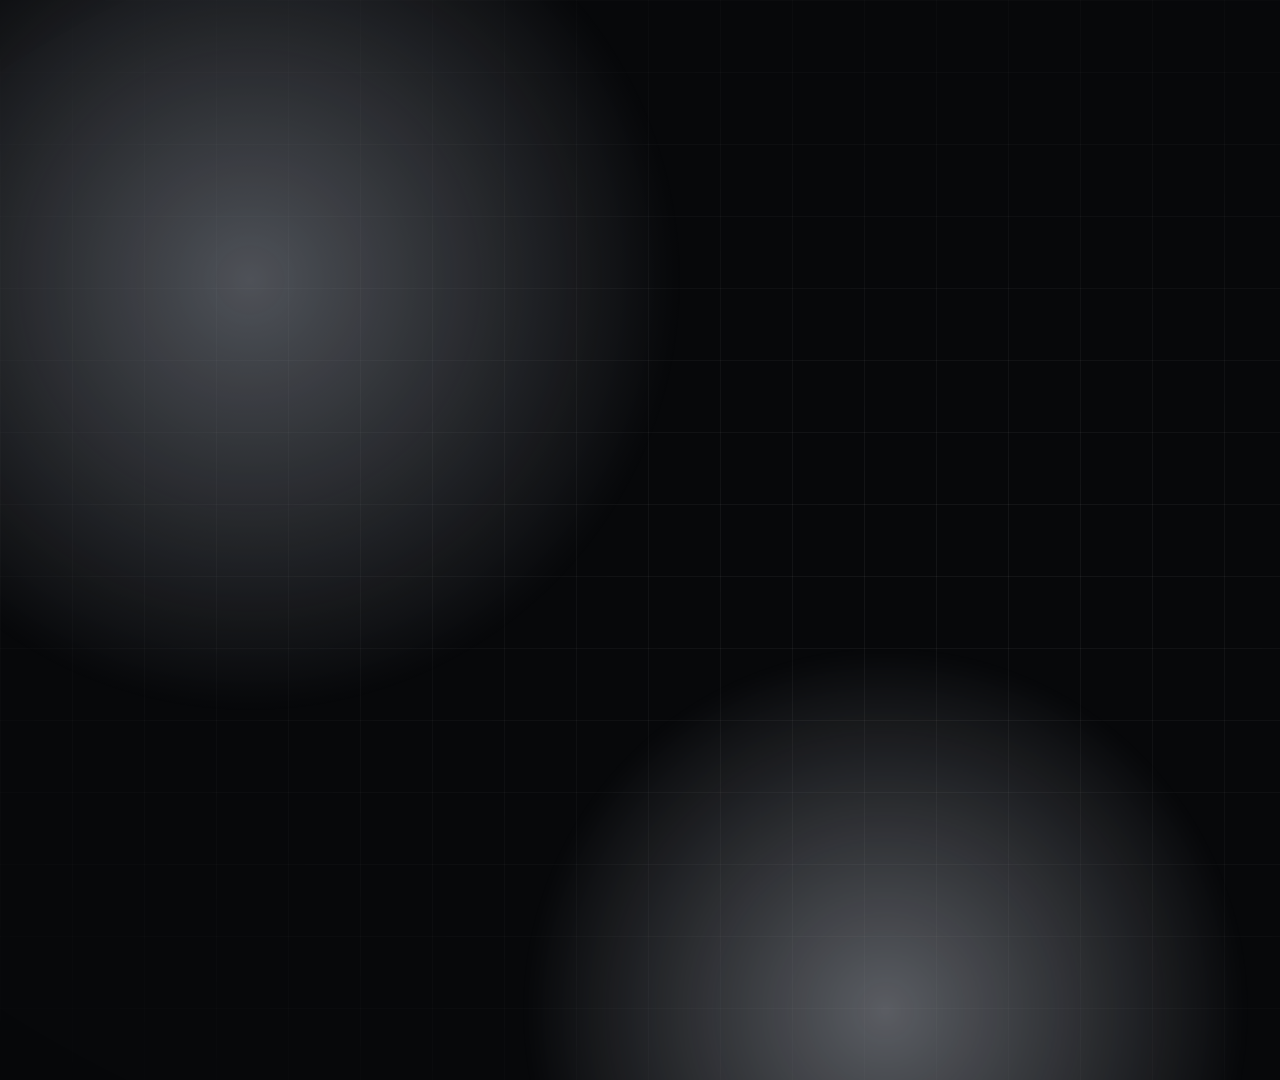
<file: video/scenes.html>
<!doctype html>
<html><head><meta charset="utf-8"><title>Aqua Code explainer</title>
<style>
:root{--tx:#f2f3f5;--mut:#9ea3ad;--dim:#6b7078;--silver:#e8eaee;--teal:#8fb8b2;--violet:#a79fc2;--green:#6ee7a8;--red:#ff6b6b;--amber:#ffb454}
*{box-sizing:border-box;margin:0;padding:0}
html,body{background:#000;overflow:hidden}
#stage{position:relative;width:1920px;height:1080px;overflow:hidden;background:#07080a;color:var(--tx);font-family:"Segoe UI Variable Display","Segoe UI",system-ui,sans-serif;-webkit-font-smoothing:antialiased}
#bg,#scenes{position:absolute;inset:0}
.blob{position:absolute;border-radius:50%;opacity:.55;will-change:transform}
#water{position:absolute;inset:0;width:1920px;height:1080px;opacity:0}
.scene{position:absolute;inset:0;opacity:0;transform-origin:50% 50%}
.abs{position:absolute}
.g{position:absolute;background:linear-gradient(145deg,rgba(255,255,255,.11),rgba(255,255,255,.025));border:1.5px solid rgba(255,255,255,.15);border-radius:38px;
  box-shadow:inset 2px 2px 0 rgba(255,255,255,.34),inset -1px -1px 0 rgba(255,255,255,.08),inset 0 0 40px rgba(255,255,255,.03),0 44px 100px -24px rgba(0,0,0,.75);
  backdrop-filter:blur(28px) saturate(170%)}
.g::before{content:"";position:absolute;inset:0;border-radius:inherit;pointer-events:none;background:radial-gradient(500px circle at 15% -5%,rgba(255,255,255,.22),transparent 60%)}
.ic{display:inline-flex;align-items:center;justify-content:center}.ic svg{width:1em;height:1em;fill:none;stroke:currentColor;stroke-width:1.8;stroke-linecap:round;stroke-linejoin:round}
.h1{position:absolute;font-weight:700;letter-spacing:-2px;line-height:1.02;font-size:104px}
.h1 em{font-style:normal;color:var(--silver);background:linear-gradient(120deg,#fff,#aeb4be);-webkit-background-clip:text;background-clip:text;color:transparent}
.sub{position:absolute;font-size:44px;color:var(--mut);letter-spacing:-.3px}
.chip{display:inline-flex;align-items:center;gap:12px;padding:8px 22px;border-radius:999px;font-weight:650;font-size:30px;border:2px solid currentColor;background:rgba(255,255,255,.06)}
.chip i{width:14px;height:14px;border-radius:50%;background:currentColor;box-shadow:0 0 16px currentColor}
.mono{font-family:Consolas,"Cascadia Mono",monospace}
.pill{display:inline-flex;align-items:center;gap:14px;padding:16px 32px;border-radius:999px;font-size:38px;font-weight:600;background:linear-gradient(145deg,rgba(255,255,255,.12),rgba(255,255,255,.03));border:1.5px solid rgba(255,255,255,.17);box-shadow:inset 1.5px 1.5px 0 rgba(255,255,255,.35),0 18px 40px -12px rgba(0,0,0,.6)}
.dot{width:16px;height:16px;border-radius:50%;background:var(--green);box-shadow:0 0 18px var(--green)}
.card{position:absolute;border-radius:30px;background:linear-gradient(145deg,rgba(255,255,255,.1),rgba(255,255,255,.025));border:1.5px solid rgba(255,255,255,.15);box-shadow:inset 1.5px 1.5px 0 rgba(255,255,255,.3),0 26px 60px -20px rgba(0,0,0,.7)}
.tool{display:flex;align-items:center;gap:22px;height:74px;padding:0 26px;border-radius:24px;background:rgba(255,255,255,.06);border:1.5px solid rgba(255,255,255,.12);font-size:30px}
.tool .ti{width:46px;height:46px;border-radius:14px;display:grid;place-items:center;background:rgba(255,255,255,.1);font-size:28px;color:var(--silver)}
.tool .tt{flex:1;font-family:Consolas,monospace;font-size:29px}
.tool .st{font-size:26px;color:var(--mut);display:flex;align-items:center;gap:10px;min-width:260px;justify-content:flex-end}
.spin{width:28px;height:28px;border-radius:50%;border:4px solid rgba(255,255,255,.18);border-top-color:#fff}
.bub{padding:22px 32px;border-radius:30px;font-size:34px;max-width:900px;line-height:1.35}
.ub{background:linear-gradient(150deg,rgba(207,211,218,.34),rgba(207,211,218,.12));border:1.5px solid rgba(207,211,218,.4);border-bottom-right-radius:10px}
.ab{background:linear-gradient(145deg,rgba(255,255,255,.1),rgba(255,255,255,.03));border:1.5px solid rgba(255,255,255,.14);border-bottom-left-radius:10px}
#cap{position:absolute;left:0;right:0;bottom:62px;display:flex;justify-content:center;pointer-events:none}
.capl{position:absolute;bottom:0;max-width:1560px;text-align:center;font-size:46px;line-height:1.28;font-weight:600;letter-spacing:-.3px;padding:18px 40px;border-radius:30px;background:rgba(6,7,9,.55);backdrop-filter:blur(14px);border:1px solid rgba(255,255,255,.1);opacity:0}
.capl span{opacity:.42;transition:none}
#vig{position:absolute;inset:0;pointer-events:none;background:radial-gradient(120% 120% at 50% 50%,transparent 55%,rgba(0,0,0,.55))}
.bar{position:absolute;height:16px;border-radius:99px;background:rgba(0,0,0,.4);overflow:hidden;box-shadow:inset 0 2px 6px rgba(0,0,0,.5)}.bar>i{display:block;height:100%;border-radius:inherit}
#chat .tool{height:62px;font-size:28px}#chat .bub{padding:16px 28px;font-size:32px}#chat .tool .ti{width:40px;height:40px}
</style></head>
<body>
<div id="stage">
  <div id="bg"></div>
  <canvas id="water" width="1280" height="720"></canvas>
  <div id="scenes"></div>
  <div id="cap"></div>
<svg width="0" height="0" style="position:absolute"><filter id="goo2"><feGaussianBlur in="SourceGraphic" stdDeviation="12" result="b"/><feColorMatrix in="b" type="matrix" values="1 0 0 0 0 0 1 0 0 0 0 0 1 0 0 0 0 0 24 -11"/></filter></svg>
  <div id="vig"></div>
</div>
<script>
/* fast mode (?fast=1): skips the costly background blur so rendering needs far less CPU */
if(location.search.includes('fast=1')){const st=document.createElement('style');st.textContent='*{backdrop-filter:none!important;-webkit-backdrop-filter:none!important}.g{background:linear-gradient(145deg,rgba(40,44,52,.82),rgba(18,20,24,.88))!important}';document.head.appendChild(st)}
/* ======================= tiny deterministic timeline engine ======================= */
const $=(s,r=document)=>r.querySelector(s);
function mk(tag,cls,html,parent){const e=document.createElement(tag);if(cls)e.className=cls;if(html!=null)e.innerHTML=html;if(parent)parent.appendChild(e);return e}
const clamp=(x,a=0,b=1)=>Math.min(b,Math.max(a,x));
const E={out:t=>1-Math.pow(1-t,3),inout:t=>t<.5?4*t*t*t:1-Math.pow(-2*t+2,3)/2,lin:t=>t,spring:t=>t>=1?1:1-Math.exp(-6.5*t)*Math.cos(11*t),quint:t=>1-Math.pow(1-t,5)};
const P=(t,a,d,ease=E.out)=>ease(clamp((t-a)/d));
const esc=s=>String(s).replace(/[&<>]/g,c=>({'&':'&amp;','<':'&lt;','>':'&gt;'}[c]));
function put(el,o){el.style.opacity=o.o===undefined?1:o.o;el.style.transform=`translate(${(o.x||0).toFixed(2)}px,${(o.y||0).toFixed(2)}px) scale(${o.sx===undefined?(o.s===undefined?1:o.s):o.sx},${o.sy===undefined?(o.s===undefined?1:o.s):o.sy}) rotate(${o.r||0}deg)`;if(o.b!==undefined)el.style.filter=o.b>.05?`blur(${o.b.toFixed(1)}px)`:'none'}
function appear(el,t,a,d=.6,opt={}){const y=opt.y===undefined?34:opt.y,s0=opt.s===undefined?.93:opt.s,x=opt.x||0,p=P(t,a,d,opt.ease||E.out);put(el,{o:clamp(p*1.6),x:(1-p)*x,y:(1-p)*y,s:s0+(1-s0)*p,b:(1-p)*(opt.blur===undefined?7:opt.blur)});return p}
const SVG={
key:'<svg viewBox="0 0 24 24"><circle cx="8" cy="15" r="4"/><path d="m10.8 12.2 9-9M16 7l3 3M14 9l2 2"/></svg>',
shield:'<svg viewBox="0 0 24 24"><path d="M12 3 4 6v6c0 4.5 3.4 8 8 9 4.6-1 8-4.5 8-9V6l-8-3Z"/><path d="m9 12 2.2 2.2L15.5 10"/></svg>',
check:'<svg viewBox="0 0 24 24"><path d="m5 12.5 4.5 4.5L19 7.5"/></svg>',
x:'<svg viewBox="0 0 24 24"><path d="M6 6l12 12M18 6 6 18"/></svg>',
file:'<svg viewBox="0 0 24 24"><path d="M14 3H7a2 2 0 0 0-2 2v14a2 2 0 0 0 2 2h10a2 2 0 0 0 2-2V8l-5-5Z"/><path d="M14 3v5h5"/></svg>',
term:'<svg viewBox="0 0 24 24"><path d="m4 17 6-6-6-6M12 19h8"/></svg>',
edit:'<svg viewBox="0 0 24 24"><path d="M12 20h9"/><path d="M16.5 3.5a2.1 2.1 0 0 1 3 3L7 19l-4 1 1-4 12.5-12.5Z"/></svg>',
bolt:'<svg viewBox="0 0 24 24"><path d="M13 2 4 14h7l-1 8 9-12h-7l1-8Z"/></svg>',
arrow:'<svg viewBox="0 0 24 24"><path d="M5 12h14M13 6l6 6-6 6"/></svg>',
browser:'<svg viewBox="0 0 24 24"><rect x="3" y="4" width="18" height="16" rx="3"/><path d="M3 9h18M7 6.5h.01M10 6.5h.01"/></svg>',
desktop:'<svg viewBox="0 0 24 24"><rect x="3" y="4" width="18" height="12" rx="2"/><path d="M8 20h8M12 16v4"/></svg>',
tablet:'<svg viewBox="0 0 24 24"><rect x="5" y="3" width="14" height="18" rx="2.5"/><path d="M11 18h2"/></svg>',
phone:'<svg viewBox="0 0 24 24"><rect x="7.5" y="2.5" width="9" height="19" rx="2.5"/><path d="M11 18.5h2"/></svg>',
refresh:'<svg viewBox="0 0 24 24"><path d="M20 11a8 8 0 0 0-14.9-3M4 4v4h4M4 13a8 8 0 0 0 14.9 3M20 20v-4h-4"/></svg>',
coin:'<svg viewBox="0 0 24 24"><circle cx="12" cy="12" r="9"/><path d="M14.8 9.2c-.5-.9-1.5-1.4-2.8-1.4-1.6 0-2.7.8-2.7 2 0 3 5.6 1.5 5.6 4.4 0 1.2-1.2 2-2.9 2-1.4 0-2.5-.6-3-1.6M12 6v1.8M12 16.2V18"/></svg>',
chev:'<svg viewBox="0 0 24 24"><path d="m9 6 6 6-6 6"/></svg>'};
const ic=(n,size)=>`<span class="ic" style="font-size:${size||40}px">${SVG[n]}</span>`;
const fmtM=x=>'$'+x.toFixed(2);

let T=null,SC=[],waterOK=false;

/* ======================= backdrop ======================= */
const BL=[['#8a8f99',900,-200,-260,.0],['#4b5563',820,1200,160,1.7],['#a0a4ad',760,500,720,3.1],['#374151',620,1500,640,4.4]];
const blobs=BL.map(b=>{const e=mk('div','blob','',$('#bg'));e.style.cssText+=`width:${b[1]}px;height:${b[1]}px;background:radial-gradient(circle,${b[0]},transparent 68%)`;return e});
const gridEl=mk('div','',null,$('#bg'));gridEl.style.cssText='position:absolute;inset:0;background-image:linear-gradient(rgba(255,255,255,.055) 1px,transparent 1px),linear-gradient(90deg,rgba(255,255,255,.055) 1px,transparent 1px);background-size:72px 72px;-webkit-mask-image:radial-gradient(75% 75% at 50% 50%,#000,transparent)';
function updBg(t){blobs.forEach((e,i)=>{const b=BL[i];e.style.transform=`translate(${b[2]+Math.sin(t*.22+b[4])*130}px,${b[3]+Math.cos(t*.17+b[4])*90}px)`});gridEl.style.backgroundPosition=`${(t*9)%72}px ${(t*6)%72}px`}

/* ======================= water (WebGL, same shader as the app intro) ======================= */
const WC=$('#water');let gl=null,prog=null,uT,uD,texs=[];
function textTex(title,sub,ts){const c=document.createElement('canvas');c.width=1280;c.height=720;const x=c.getContext('2d');x.textAlign='center';x.textBaseline='middle';x.fillStyle='#fff';
  x.font=`700 ${ts}px "Segoe UI Variable Display","Segoe UI",sans-serif`;if('letterSpacing' in x)x.letterSpacing=(-ts*.02)+'px';x.fillText(title,640,340);
  x.font=`500 ${ts*.19}px "Segoe UI",sans-serif`;if('letterSpacing' in x)x.letterSpacing=(ts*.12)+'px';x.globalAlpha=.85;x.fillText(sub,640,340+ts*.78);return c}
function initWater(){
  try{gl=WC.getContext('webgl',{antialias:false,alpha:false,preserveDrawingBuffer:true})}catch(e){}
  if(!gl)return;
  const FS=`precision highp float;uniform vec2 R;uniform float T;uniform sampler2D tex;uniform vec4 D[12];
float hgt(vec2 p){float h=sin(p.x*3.1+T*1.1+sin(p.y*2.3+T*.7))*.010+sin(dot(p,vec2(.6,.8))*6.+T*1.7)*.006+sin(dot(p,vec2(-.8,.6))*11.+T*2.3)*.003;
 for(int i=0;i<12;i++){float age=T-D[i].z;if(age>0.){float r=length(p-D[i].xy),x=r-age*.42;float env=exp(-age*1.05)*D[i].w/(1.+r*5.);h+=env*.05*sin(x*40.)*smoothstep(.04,-.02,x)*exp(x*3.);h+=D[i].w*.018*exp(-r*r*900.)*exp(-age*5.)*cos(age*32.);}}return h;}
float caustic(vec2 uv,float t){vec2 p=mod(uv*6.28318,6.28318)-250.;vec2 i=p;float c=1.;float inten=.005;for(int n=0;n<5;n++){float tt=t*(1.-(3.5/float(n+1)));i=p+vec2(cos(tt-i.x)+sin(tt+i.y),sin(tt-i.y)+cos(tt+i.x));c+=1./length(vec2(p.x/(sin(i.x+tt)/inten),p.y/(cos(i.y+tt)/inten)));}c/=5.;c=1.17-pow(c,1.4);return pow(abs(c),8.);}
void main(){vec2 uv=gl_FragCoord.xy/R;vec2 p=(gl_FragCoord.xy-.5*R)/R.y;float e=.004;
 float dx=hgt(p+vec2(e,0.))-hgt(p-vec2(e,0.));float dy=hgt(p+vec2(0.,e))-hgt(p-vec2(0.,e));
 vec3 n=normalize(vec3(-dx/(2.*e)*.9,-dy/(2.*e)*.9,1.));vec2 w=n.xy;float asp=R.x/R.y;vec2 fuv=uv-w*.035;
 vec3 col=mix(vec3(.035,.04,.05),vec3(.10,.11,.13),smoothstep(0.,1.,1.-length(p)*.9));
 vec2 g=fract(vec2(fuv.x*asp,fuv.y)*9.);float tile=smoothstep(.0,.03,g.x)*smoothstep(.0,.03,g.y);col*=.78+.22*tile;
 float c=caustic(fuv*vec2(asp,1.)*.55+w*.05,T*.55);col+=vec3(.46,.50,.58)*c*.55;
 float rv=smoothstep(0.,.7,T-.45-length(p)*1.0);
 float ta=texture2D(tex,uv-w*.060).a,tb=texture2D(tex,uv-w*.052).a,tc=texture2D(tex,uv-w*.044).a;vec3 ink=vec3(.93,.95,.98);
 float glow=(texture2D(tex,uv+vec2(.004,0.)).a+texture2D(tex,uv-vec2(.004,0.)).a+texture2D(tex,uv+vec2(0.,.007)).a+texture2D(tex,uv-vec2(0.,.007)).a)*.25;
 col+=vec3(.55,.6,.7)*glow*rv*.22;col=mix(col,ink,vec3(ta,tb,tc)*rv);
 vec3 L=normalize(vec3(-.4,.5,.75));vec3 H=normalize(L+vec3(0.,0.,1.));float spec=pow(max(dot(n,H),0.),110.);col+=vec3(.92,.96,1.)*spec*1.3;
 float fr=clamp((1.-n.z)*7.,0.,1.);col+=vec3(.55,.6,.68)*fr*.35;col+=vec3(.5,.55,.62)*pow(max(dot(n,normalize(vec3(.5,-.3,.8))),0.),60.)*.35;
 col*=smoothstep(1.45,.3,length(p));gl_FragColor=vec4(pow(col,vec3(.92)),1.);}`;
  const sh=(t,s)=>{const o=gl.createShader(t);gl.shaderSource(o,s);gl.compileShader(o);if(!gl.getShaderParameter(o,gl.COMPILE_STATUS)){console.log(gl.getShaderInfoLog(o));return null}return o};
  const vs=sh(gl.VERTEX_SHADER,'attribute vec2 a;void main(){gl_Position=vec4(a,0.,1.);}'),fs=sh(gl.FRAGMENT_SHADER,FS);if(!vs||!fs){gl=null;return}
  prog=gl.createProgram();gl.attachShader(prog,vs);gl.attachShader(prog,fs);gl.linkProgram(prog);gl.useProgram(prog);
  gl.viewport(0,0,1280,720);const buf=gl.createBuffer();gl.bindBuffer(gl.ARRAY_BUFFER,buf);gl.bufferData(gl.ARRAY_BUFFER,new Float32Array([-1,-1,1,-1,-1,1,1,1]),gl.STATIC_DRAW);
  const al=gl.getAttribLocation(prog,'a');gl.enableVertexAttribArray(al);gl.vertexAttribPointer(al,2,gl.FLOAT,false,0,0);
  gl.pixelStorei(gl.UNPACK_FLIP_Y_WEBGL,true);
  [textTex('Aqua Code','YOUR OWN CODING AGENT',200),textTex('Made by Saad','AQUA CODE',170)].forEach((c,i)=>{const tx=gl.createTexture();gl.activeTexture(gl.TEXTURE0+i);gl.bindTexture(gl.TEXTURE_2D,tx);gl.texImage2D(gl.TEXTURE_2D,0,gl.RGBA,gl.RGBA,gl.UNSIGNED_BYTE,c);
    [[gl.TEXTURE_MIN_FILTER,gl.LINEAR],[gl.TEXTURE_MAG_FILTER,gl.LINEAR],[gl.TEXTURE_WRAP_S,gl.CLAMP_TO_EDGE],[gl.TEXTURE_WRAP_T,gl.CLAMP_TO_EDGE]].forEach(a=>gl.texParameteri(gl.TEXTURE_2D,a[0],a[1]))});
  gl.uniform2f(gl.getUniformLocation(prog,'R'),1280,720);uT=gl.getUniformLocation(prog,'T');uD=gl.getUniformLocation(prog,'D[0]');waterOK=true}
function drawWater(t,mode){
  if(!waterOK)return;const off=mode===0?.45:(T.ev.out.text-.45);const D=new Float32Array(48);for(let i=0;i<12;i++)D[i*4+2]=999;
  const drops=mode===0?T.ev.s1.drop.map((d,i)=>[d,i?-.28:0,i?.08:0,i?.8:1]):T.ev.out.drop.map((d,i)=>[d,i?.26:-.08,i?-.06:.04,i?.75:1]);
  drops.forEach((d,i)=>{D[i*4]=d[1];D[i*4+1]=d[2];D[i*4+2]=d[0]-off;D[i*4+3]=d[3]});
  gl.uniform1i(gl.getUniformLocation(prog,'tex'),mode);gl.uniform1f(uT,t-off);gl.uniform4fv(uD,D);gl.drawArrays(gl.TRIANGLE_STRIP,0,4)}

/* ======================= scenes ======================= */
const SCN=$('#scenes');
function newScene(){const el=mk('div','scene','',SCN);return el}

/* ---- scene 2: keys + providers ---- */
function scene2(){
  const R=newScene(),ev=T.ev.s2,full='AIzaSyC3k••••••••••••••';
  const h=mk('div','h1','Bring your <em>own key</em>',R);h.style.cssText+='left:140px;top:130px;font-size:84px';
  const card=mk('div','g','',R);card.style.cssText+='left:140px;top:340px;width:780px;height:460px;padding:44px 50px';
  card.innerHTML=`<div style="display:flex;align-items:center;gap:20px;font-size:38px;color:var(--mut)">${ic('key',46)}<span>Gemini API key</span></div>
   <div id="fld" class="mono" style="margin-top:34px;height:96px;border-radius:26px;background:rgba(0,0,0,.32);border:2px solid rgba(255,255,255,.14);display:flex;align-items:center;padding:0 32px;font-size:46px;letter-spacing:2px;box-shadow:inset 0 4px 14px rgba(0,0,0,.4)"></div>
   <div id="sv" style="margin-top:36px;display:flex;align-items:center;gap:18px"><span class="chip" style="color:var(--green)"><i></i>Saved on this PC only</span></div>
   <div style="margin-top:30px;font-size:30px;color:var(--dim)">Free tier. No card needed.</div>`;
  const fld=$('#fld',card),sv=$('#sv',card);
  const cnt=mk('div','abs','<span id="n" style="font-size:210px;font-weight:700;letter-spacing:-6px;line-height:1">0</span><span style="font-size:46px;color:var(--mut);margin-left:26px">AI providers<br>ready to use</span>',R);cnt.style.cssText+='left:1010px;top:96px;display:flex;align-items:flex-end';
  const nEl=$('#n',cnt);
  const names=['Gemini','Groq','Mistral','Cerebras','OpenRouter','DeepSeek','NVIDIA NIM','Cohere','Cloudflare AI','GitHub Models','Hugging Face','+ 15 more'];
  const box=mk('div','abs','',R);box.style.cssText+='left:1010px;top:400px;width:850px;display:flex;flex-wrap:wrap;gap:22px 18px';
  const pills=names.map((n,i)=>mk('div','pill',(i<11?'<span class="dot"></span>':'')+esc(n),box));
  pills.forEach(p=>p.style.cssText+='font-size:32px;padding:12px 26px');pills[11].style.color='var(--mut)';
  return{el:R,upd(t){
    appear(h,t,ev.card-.1,.8,{y:40});appear(card,t,ev.card,.8,{y:60,s:.9,ease:E.spring});
    const k=Math.floor(P(t,ev.type[0],ev.type[1]-ev.type[0],E.lin)*full.length);const caret=(t>ev.type[0]&&t<ev.saved&&Math.floor(t*3)%2===0)?'<span style="display:inline-block;width:4px;height:52px;background:#fff;margin-left:6px"></span>':'';
    fld.innerHTML=esc(full.slice(0,k))+caret;appear(sv,t,ev.saved,.5,{y:16,s:.8,ease:E.spring});
    appear(cnt,t,ev.pills[0]-.4,.7);pills.forEach((p,i)=>appear(p,t,ev.pills[i],.6,{y:30,s:.6,ease:E.spring}));
    nEl.textContent=Math.round(P(t,ev.count[0],ev.count[1]-ev.count[0],E.inout)*26)}}}

/* ---- scene 3: the agent at work ---- */
function scene3(){
  const R=newScene(),ev=T.ev.s3,typed='Build me a todo app and test it.';
  const win=mk('div','g','',R);win.style.cssText+='left:360px;top:56px;width:1200px;height:790px;border-radius:44px;overflow:hidden';
  win.innerHTML=`<div style="height:96px;border-bottom:1.5px solid rgba(255,255,255,.1);display:flex;align-items:center;padding:0 36px;gap:14px;position:relative">
     <span style="width:20px;height:20px;border-radius:50%;background:#ff6b6b99"></span><span style="width:20px;height:20px;border-radius:50%;background:#ffb45499"></span><span style="width:20px;height:20px;border-radius:50%;background:#6ee7a899"></span>
     <span style="flex:1"></span><span class="pill" style="font-size:28px;padding:10px 26px;gap:12px"><span class="dot" style="width:12px;height:12px"></span><span style="font-size:20px;letter-spacing:2px;color:var(--dim)">TALKING WITH</span><b>Groq</b><span class="mono" style="color:var(--mut);font-size:25px">gpt-oss-20b</span></span></div>
     <div id="chat" style="padding:24px 40px;display:flex;flex-direction:column;gap:10px"></div>`;
  const chat=$('#chat',win);
  const ub=mk('div','',null,chat);ub.style.cssText='align-self:flex-end';const ubb=mk('div','bub ub','',ub);
  const tag=mk('div','',`<span class="chip" style="color:var(--teal);font-size:24px;padding:4px 16px"><i></i>Lite</span> <b style="font-size:26px">Groq</b> <span class="mono" style="color:var(--mut);font-size:25px">gpt-oss-20b</span>`,chat);tag.style.cssText='display:flex;gap:14px;align-items:center;margin:2px 4px';
  const defs=[['file','Write index.html','created'],['file','Write app.js','created'],['term','Run node test.js','fail'],['edit','Edit app.js','edited'],['term','Run node test.js','ok']];
  const cards=defs.map((d,i)=>{const c=mk('div','tool',`<span class="ti">${ic(d[0],28)}</span><span class="tt">${esc(d[1])}</span><span class="st"></span>`,chat);return{el:c,st:$('.st',c),d}});
  const fin=mk('div','bub ab',`Done. Your todo app is ready, and the tests pass.`,chat);
  return{el:R,upd(t){
    appear(win,t,ev.win,.8,{y:70,s:.92,ease:E.spring});
    const k=Math.floor(P(t,ev.type[0],ev.type[1]-ev.type[0],E.lin)*typed.length);ubb.innerHTML=esc(typed.slice(0,k))+((t>ev.type[0]&&t<ev.send&&Math.floor(t*3)%2===0)?'<span style="display:inline-block;width:3px;height:34px;background:#fff;margin-left:4px;vertical-align:-6px"></span>':'');
    put(ub,{o:t>ev.type[0]-.2?1:0});appear(tag,t,ev.tag,.5,{y:14,s:1});
    cards.forEach((c,i)=>{const t0=ev.cards[i];appear(c.el,t,t0,.5,{y:26,x:-30,s:.96});
      const done=t0+.85;let h='';if(t<t0+.2)h='';else if(t<done){h=`<span class="spin" style="transform:rotate(${(t*540)%360}deg)"></span> running`}
      else if(c.d[2]==='fail'){h=`<span style="color:var(--red);display:flex;align-items:center;gap:8px">${ic('x',30)} 1 test failed</span>`;c.el.style.borderColor='rgba(255,107,107,.6)';c.el.style.background='rgba(255,107,107,.1)'}
      else{h=`<span style="color:var(--green);display:flex;align-items:center;gap:8px">${ic('check',30)} ${c.d[2]==='ok'?'all tests passed':c.d[2]}</span>`;c.el.style.borderColor='rgba(110,231,168,.28)';c.el.style.background='rgba(255,255,255,.06)'}
      if(t<done){c.el.style.borderColor='rgba(255,255,255,.12)';c.el.style.background='rgba(255,255,255,.06)'}c.st.innerHTML=h});
    appear(fin,t,ev.done,.6,{y:20,s:.96})}}}

/* ---- scene 4: cheapest first ---- */
function scene4(){
  const R=newScene(),ev=T.ev.s4;
  const h=mk('div','h1','Cheapest first.',R);h.style.cssText+='left:150px;top:96px';const sb=mk('div','sub','Strong only when needed.',R);sb.style.cssText+='left:156px;top:214px';
  const tiers=[['Pro','nvidia/…ultra','$$$','#e8eaee',300],['Standard','gemini-flash-latest','$$','#a79fc2',470],['Lite','gpt-oss-20b','$','#8fb8b2',640]];
  const glow=mk('div','abs','',R);glow.style.cssText+='left:130px;width:700px;height:150px;border-radius:36px;border:3px solid #8fb8b2;box-shadow:0 0 60px 6px rgba(143,184,178,.45),inset 0 0 40px rgba(143,184,178,.15);pointer-events:none;top:0';
  const cs=tiers.map(x=>{const c=mk('div','card',`<span style="width:26px;height:26px;border-radius:50%;background:${x[3]};box-shadow:0 0 22px ${x[3]};flex:none"></span><div style="flex:1"><div style="font-size:46px;font-weight:650">${x[0]}</div><div class="mono" style="font-size:28px;color:var(--mut);margin-top:4px">${x[1]}</div></div><div style="font-size:50px;font-weight:700;color:${x[3]}">${x[2]}</div>`,R);c.style.cssText+=`left:140px;top:${x[4]}px;width:680px;height:130px;display:flex;align-items:center;gap:30px;padding:0 40px`;return c});
  const fails=[0,1].map(i=>{const e=mk('div','tool',`<span class="ti" style="color:var(--red)">${ic('x',28)}</span><span class="tt">Step failed: tests not passing</span>`,R);e.style.cssText+=`position:absolute;left:960px;top:${292+i*94}px;width:760px;border-color:rgba(255,107,107,.5);background:rgba(255,107,107,.1)`;return e});
  const ban=mk('div','card',`<span class="chip" style="color:#8fb8b2"><i></i>Lite</span><span class="ic" style="font-size:46px">${SVG.arrow}</span><span class="chip" style="color:#e8eaee"><i></i>Pro</span><div style="font-size:34px;font-weight:600;margin-left:14px">A stronger model takes over,<br><span style="color:var(--mut);font-weight:400">with the full conversation</span></div>`,R);ban.style.cssText+='left:960px;top:508px;width:830px;height:150px;display:flex;align-items:center;gap:22px;padding:0 36px;border-color:rgba(167,159,194,.55)';
  const sav=mk('div','card','',R);sav.style.cssText+='left:960px;top:690px;width:830px;height:150px;display:flex;align-items:center;gap:28px;padding:0 40px;border-color:rgba(110,231,168,.4);background:linear-gradient(145deg,rgba(110,231,168,.14),rgba(110,231,168,.03))';
  sav.innerHTML=`<span style="color:var(--green)">${ic('coin',74)}</span><div><div style="font-size:30px;color:var(--mut)">Saved vs. always using the top model</div><div id="sv" style="font-size:78px;font-weight:700;color:var(--green);letter-spacing:-2px">$0.00</div></div>`;
  const svEl=$('#sv',sav);
  return{el:R,upd(t){
    appear(h,t,ev.ladder-.1,.8,{y:40});appear(sb,t,ev.ladder+.15,.8,{y:30});
    cs.forEach((c,i)=>appear(c,t,ev.ladder+.1+i*.14,.7,{y:40,ease:E.spring}));
    const m=P(t,ev.handover,.9,E.inout);const gy=640+(300-640)*m;const col=m<.5?'#8fb8b2':'#e8eaee';
    glow.style.top=gy+'px';glow.style.borderColor=col;glow.style.boxShadow=`0 0 ${60+30*Math.sin(m*Math.PI)}px 6px ${col}73,inset 0 0 40px ${col}26`;put(glow,{o:clamp((t-ev.ladder-.4)*2)});
    fails.forEach((f,i)=>appear(f,t,ev.fails[i],.5,{y:20,x:40,s:.96}));appear(ban,t,ev.handover,.7,{y:30,s:.9,ease:E.spring});
    appear(sav,t,ev.saved[0]-.4,.7,{y:30});svEl.textContent=fmtM(P(t,ev.saved[0],ev.saved[1]-ev.saved[0],E.inout)*.42)}}}

/* ---- scene 5: automatic switching ---- */
function scene5(){
  const R=newScene(),ev=T.ev.s5;
  const h=mk('div','h1','When one runs out,<br><em>the next takes over.</em>',R);h.style.cssText+='left:150px;top:80px;font-size:92px';
  const P3=[['Gemini','gemini-flash-lite-latest',140],['Groq','gpt-oss-20b',700],['Mistral','mistral-small-latest',1260]];
  const cards=P3.map((p,i)=>{const c=mk('div','card',`<div style="display:flex;align-items:center;gap:18px"><span class="dot" id="d${i}" style="width:18px;height:18px"></span><span style="font-size:52px;font-weight:700">${p[0]}</span><span id="s${i}" style="margin-left:auto;font-size:26px;color:var(--mut);letter-spacing:1px"></span></div>
     <div class="mono" style="font-size:27px;color:var(--mut);margin-top:12px">${p[1]}</div>
     <div class="bar" style="left:44px;right:44px;top:236px"><i id="b${i}" style="width:${i?8:46}%;background:#6ee7a8"></i></div>
     <div style="position:absolute;left:44px;top:268px;font-size:25px;color:var(--dim)" id="l${i}">${i?'plenty left':'free requests used today'}</div>`,R);c.style.cssText+=`left:${p[2]}px;top:400px;width:520px;height:330px;padding:44px`;return c});
  const link=mk('div','abs','',R);link.style.cssText+='left:640px;top:556px;width:100px;height:6px;border-radius:6px;background:linear-gradient(90deg,#6ee7a8,#fff);box-shadow:0 0 24px #fff;transform-origin:left;opacity:0';
  const ban=mk('div','card',`<span style="color:var(--amber)">${ic('bolt',54)}</span><div style="font-size:40px;font-weight:650">Gemini hit its limit. <span style="color:var(--mut);font-weight:400">Switching to Groq...</span></div>`,R);ban.style.cssText+='left:360px;top:752px;width:1200px;height:96px;display:flex;align-items:center;gap:26px;padding:0 44px;border-color:rgba(255,180,84,.5)';
  const talk=mk('div','abs','',R);talk.style.cssText+='left:0;right:0;top:742px;display:flex;justify-content:center;opacity:0';
  talk.innerHTML=`<span class="pill" style="font-size:40px;padding:16px 40px"><span class="dot"></span><span style="font-size:22px;letter-spacing:3px;color:var(--dim)">TALKING WITH</span><b>Groq</b><span class="mono" style="color:var(--mut);font-size:34px">gpt-oss-20b</span></span>`;
  return{el:R,upd(t){
    appear(h,t,ev.cards-.1,.8,{y:40});cards.forEach((c,i)=>appear(c,t,ev.cards+i*.14,.75,{y:50,ease:E.spring}));
    const f=P(t,ev.fill[0],ev.fill[1]-ev.fill[0],E.inout);const b0=$('#b0',cards[0]);b0.style.width=(46+54*f)+'%';b0.style.background=f>.5?'#ff6b6b':'#6ee7a8';
    const lim=t>ev.limit;$('#d0',cards[0]).style.background=lim?'#ff6b6b':'#6ee7a8';$('#d0',cards[0]).style.boxShadow='0 0 18px '+(lim?'#ff6b6b':'#6ee7a8');
    $('#s0',cards[0]).textContent=lim?'LIMIT REACHED':'';$('#s0',cards[0]).style.color='#ff6b6b';$('#l0',cards[0]).textContent=lim?'switching...':'free requests used today';
    const sw=P(t,ev.switch,.7,E.inout);link.style.opacity=sw>0&&sw<1?1:0;link.style.transform=`scaleX(${sw*5.4})`;
    const g=P(t,ev.groq,.6,E.spring);cards[1].style.borderColor=`rgba(110,231,168,${.55*g})`;cards[1].style.boxShadow=`inset 1.5px 1.5px 0 rgba(255,255,255,.3),0 26px 60px -20px rgba(0,0,0,.7),0 0 ${70*g}px rgba(110,231,168,${.3*g})`;
    $('#s1',cards[1]).textContent=g>.3?'IN USE':'';$('#s1',cards[1]).style.color='#6ee7a8';put(cards[0],{o:1-.45*P(t,ev.limit,.8),y:0});
    appear(ban,t,ev.limit,.6,{y:30,s:.94});const bo=1-P(t,ev.pill-.1,.4);ban.style.opacity=Math.min(parseFloat(ban.style.opacity),bo);
    appear(talk,t,ev.pill,.6,{y:30,s:.9,ease:E.spring});{const l=$('#l1',cards[1]);l.textContent=t>ev.tags[1]?'Lite  -  answer delivered':t>ev.tags[0]?'Lite  -  gpt-oss-20b is working':'plenty left';l.style.color=t>ev.tags[0]?'#6ee7a8':''}}}}

/* ---- scene 6: preview ---- */
function scene6(){
  const R=newScene(),ev=T.ev.s6;
  const h=mk('div','h1','See it <em>live.</em>',R);h.style.cssText+='left:140px;top:200px;font-size:128px';const sb=mk('div','sub','A preview, right next to the chat.',R);sb.style.cssText+='left:146px;top:360px;font-size:46px;width:520px;line-height:1.25';
  const pb=mk('div','pill',`${ic('browser',44)}Preview`,R);pb.style.cssText+='position:absolute;left:146px;top:560px;font-size:46px;padding:22px 48px';
  const win=mk('div','g','',R);win.style.cssText+='left:760px;top:70px;width:1060px;height:750px;border-radius:40px;overflow:hidden';
  win.innerHTML=`<div style="height:100px;display:flex;align-items:center;gap:20px;padding:0 32px;border-bottom:1.5px solid rgba(255,255,255,.1)">
     <span style="color:var(--mut)">${ic('refresh',38)}</span>
     <div id="url" class="mono" style="flex:1;height:60px;border-radius:30px;background:rgba(0,0,0,.3);border:1.5px solid rgba(255,255,255,.12);display:flex;align-items:center;padding:0 28px;font-size:30px"></div>
     <span id="dv0" style="color:#fff">${ic('desktop',40)}</span><span id="dv1" style="color:var(--dim)">${ic('tablet',40)}</span><span id="dv2" style="color:var(--dim)">${ic('phone',40)}</span></div>
     <div style="position:absolute;left:0;right:0;top:100px;bottom:0;background:rgba(0,0,0,.25);display:flex;justify-content:center;padding-top:30px"><div id="vp" style="width:1000px;height:600px;background:#fff;border-radius:18px;overflow:hidden;color:#17181c;box-shadow:0 0 0 8px #0c0d10,0 30px 60px rgba(0,0,0,.5)">
       <div style="padding:34px 40px"><div style="font-size:50px;font-weight:800;letter-spacing:-1px">My Todos</div><div style="margin-top:22px;height:70px;border-radius:16px;background:#f1f2f5;border:2px solid #e1e3e8;display:flex;align-items:center;padding:0 24px;color:#9aa0ab;font-size:28px">Add a task...</div><div id="items" style="margin-top:22px;display:flex;flex-direction:column;gap:14px"></div></div></div></div>`;
  const url=$('#url',win),vp=$('#vp',win),items=$('#items',win),full='localhost:3000';
  const lab=['Buy milk','Ship the demo','Call Saad','Water the plants'];
  const its=lab.map(l=>mk('div','',`<span style="width:38px;height:38px;border-radius:50%;border:3px solid #c7cad3;display:grid;place-items:center;color:#fff;flex:none" class="ck"></span><span style="font-size:34px">${l}</span>`,items));its.forEach(e=>e.style.cssText='display:flex;align-items:center;gap:22px;padding:20px 24px;border-radius:18px;background:#f7f8fa;border:2px solid #eceef2');
  return{el:R,upd(t){
    appear(h,t,ev.win-.1,.8,{y:40});appear(sb,t,ev.win+.1,.8,{y:30});appear(pb,t,ev.win+.2,.7,{y:30,ease:E.spring});
    const pg=.5+.5*Math.sin(t*5);pb.style.boxShadow=`inset 1.5px 1.5px 0 rgba(255,255,255,.35),0 0 ${40+30*pg}px rgba(255,255,255,${.12+.12*pg}),0 18px 40px -12px rgba(0,0,0,.6)`;
    appear(win,t,ev.win,.9,{y:70,x:80,s:.94,ease:E.spring});
    const k=Math.floor(P(t,ev.url[0],ev.url[1]-ev.url[0],E.lin)*full.length);url.textContent=full.slice(0,k);
    its.forEach((e,i)=>{const p=appear(e,t,ev.items[i],.55,{y:30,s:.9,ease:E.spring});const c=$('.ck',e);if(i===0||i===1){const d=P(t,ev.items[i]+.9,.3);c.style.background=d>.5?'#35c47a':'transparent';c.style.borderColor=d>.5?'#35c47a':'#c7cad3';c.innerHTML=d>.5?SVG.check.replace('<svg','<svg style="width:24px;height:24px;stroke:#fff;fill:none;stroke-width:3"'):''}});
    const d1=P(t,ev.dev[0],.8,E.inout),d2=P(t,ev.dev[1],.8,E.inout);const w=1000+(640-1000)*d1+(380-640)*d2;vp.style.width=w+'px';vp.style.borderRadius=(18+30*d2)+'px';
    ['dv0','dv1','dv2'].forEach((id,i)=>{const on=(i===0&&d1<.5)||(i===1&&d1>=.5&&d2<.5)||(i===2&&d2>=.5);$('#'+id,win).style.color=on?'#fff':'var(--dim)'})}}}

const EVP=k=>T.ev.p[String(k)];
/* ======================= tutorial + feature scenes (driven by T.ev.p[k]) ======================= */
Object.assign(SVG,{
alert:'<svg viewBox="0 0 24 24"><path d="M12 3 2 20h20L12 3Z"/><path d="M12 10v4M12 17.5v.01"/></svg>',
lock:'<svg viewBox="0 0 24 24"><rect x="5" y="11" width="14" height="10" rx="2.5"/><path d="M8 11V8a4 4 0 0 1 8 0v3"/></svg>',
copy:'<svg viewBox="0 0 24 24"><rect x="8" y="8" width="12" height="12" rx="2.5"/><path d="M16 8V6a2 2 0 0 0-2-2H6a2 2 0 0 0-2 2v8a2 2 0 0 0 2 2h2"/></svg>',
folder:'<svg viewBox="0 0 24 24"><path d="M3 7a2 2 0 0 1 2-2h4l2 2h8a2 2 0 0 1 2 2v8a2 2 0 0 1-2 2H5a2 2 0 0 1-2-2V7Z"/></svg>',
search:'<svg viewBox="0 0 24 24"><circle cx="11" cy="11" r="7"/><path d="m21 21-4.3-4.3"/></svg>',
sun:'<svg viewBox="0 0 24 24"><circle cx="12" cy="12" r="4"/><path d="M12 2v2M12 20v2M4.9 4.9l1.4 1.4M17.7 17.7l1.4 1.4M2 12h2M20 12h2M4.9 19.1l1.4-1.4M17.7 6.3l1.4-1.4"/></svg>',
gear:'<svg viewBox="0 0 24 24"><circle cx="12" cy="12" r="3"/><path d="M12 2v3M12 19v3M2 12h3M19 12h3M4.9 4.9 7 7M17 17l2.1 2.1M4.9 19.1 7 17M17 7l2.1-2.1"/></svg>',
plus:'<svg viewBox="0 0 24 24"><path d="M12 5v14M5 12h14"/></svg>'});
function heading(R,tag,html,t0,size){
  const c=tag?mk('div','chip',tag,R):null;if(c)c.style.cssText+='position:absolute;left:146px;top:64px;color:#cfd3da;font-size:26px;padding:4px 20px';
  const h=mk('div','h1',html,R);h.style.cssText+=`left:140px;top:112px;font-size:${size||86}px`;
  return{upd(t){if(c)appear(c,t,t0-.25,.5,{y:16,s:1});appear(h,t,t0-.1,.8,{y:36})}}}
function mkCursor(R){
  const c=mk('div','abs','<svg viewBox="0 0 24 24" width="58" height="58" style="filter:drop-shadow(0 5px 8px rgba(0,0,0,.65))"><path d="M5 3l14 8-6 2 4 7-3 1.5-4-7-5 4z" fill="#fff" stroke="#111" stroke-width="1.2" stroke-linejoin="round"/></svg>',R);c.style.cssText+='left:0;top:0;z-index:60;opacity:0';
  const ring=mk('div','abs','',R);ring.style.cssText+='left:0;top:0;width:96px;height:96px;margin:-48px 0 0 -48px;border-radius:50%;border:4px solid rgba(255,255,255,.85);opacity:0;z-index:59';return{c,ring}}
function drive(cu,t,pts,clicks){
  let x=pts[0][1],y=pts[0][2];
  for(let i=1;i<pts.length;i++){const a=pts[i-1],b=pts[i];if(t>=a[0]&&t<=b[0]){const p=E.inout(clamp((t-a[0])/(b[0]-a[0])));x=a[1]+(b[1]-a[1])*p;y=a[2]+(b[2]-a[2])*p}else if(t>b[0]){x=b[1];y=b[2]}}
  const last=pts[pts.length-1][0];const vis=clamp((t-(pts[0][0]-.25))/.3)*(1-clamp((t-(last+.7))/.4));
  cu.c.style.opacity=vis;cu.c.style.transform=`translate(${x-12}px,${y-7}px)`;let ro=0;
  clicks.forEach(tc=>{const p=(t-tc)/.55;if(p>0&&p<1){ro=1-p;cu.ring.style.transform=`translate(${x}px,${y}px) scale(${.4+p*1.1})`}});cu.ring.style.opacity=ro;return{x,y}}
const mono=(s,sz,col)=>`<span class="mono" style="font-size:${sz||30}px;color:${col||'var(--mut)'}">${s}</span>`;
function bigCard(R,l,t_,w,h,html,extra){const c=mk('div','card',html,R);c.style.cssText+=`left:${l}px;top:${t_}px;width:${w}px;height:${h}px;${extra||''}`;return c}

/* --- 6: what is an API key --- */
function sceneKey1(){
  const R=newScene(),e=EVP(6),hd=heading(R,'BASICS','What is an <em>API key?</em>',e[0]);
  const A=bigCard(R,150,370,520,360,`<img src="logo.png" style="width:130px;height:130px"><div style="font-size:54px;font-weight:700;margin-top:18px">Aqua Code</div><div style="font-size:30px;color:var(--mut)">on your PC</div>`,'display:flex;flex-direction:column;align-items:center;justify-content:center');
  const B=bigCard(R,1250,370,520,360,`<div style="display:flex;gap:12px;flex-wrap:wrap;justify-content:center;max-width:400px">${['Gemini','Groq','Mistral','OpenRouter'].map(n=>`<span class="pill" style="font-size:28px;padding:8px 20px">${n}</span>`).join('')}</div><div style="font-size:54px;font-weight:700;margin-top:26px">AI service</div><div style="font-size:30px;color:var(--mut)">on the internet</div>`,'display:flex;flex-direction:column;align-items:center;justify-content:center');
  const line=mk('div','abs','',R);line.style.cssText+='left:700px;top:548px;width:520px;height:0;border-top:5px dashed rgba(255,255,255,.28)';
  const key=mk('div','pill',`<span style="color:#e8eaee">${ic('key',54)}</span>Your key`,R);key.style.cssText+='position:absolute;left:0;top:0;font-size:42px;padding:14px 32px';
  const ans=mk('div','pill',`<span style="color:#6ee7a8">${ic('check',46)}</span>Answer`,R);ans.style.cssText+='position:absolute;left:0;top:0;font-size:40px;padding:12px 30px';
  const c1=mk('div','chip','Free to create',R),c2=mk('div','chip',`${ic('lock',32)} Saved only on your PC`,R);
  c1.style.cssText+='position:absolute;left:330px;top:800px;color:#6ee7a8;font-size:38px;padding:12px 32px';c2.style.cssText+='position:absolute;left:840px;top:800px;color:#cfd3da;font-size:38px;padding:12px 32px';
  return{el:R,upd(t){hd.upd(t);appear(A,t,e[0],.7,{y:50,ease:E.spring});appear(B,t,e[0]+.1,.7,{y:50,ease:E.spring});put(line,{o:clamp((t-e[0]-.3)*2)});
    const p1=P(t,e[2],.9,E.inout),a1=clamp((t-e[1])/.4)*(1-clamp((t-e[2]-.85)*5));put(key,{o:a1,x:690+p1*440,y:512,s:.9+.1*clamp((t-e[1])/.4)});
    const p2=P(t,e[3],.9,E.inout),a2=clamp((t-e[3])/.25)*(1-clamp((t-e[3]-.85)*5));put(ans,{o:a2,x:1130-p2*440,y:512});
    appear(c1,t,e[4],.5,{y:20,s:.85,ease:E.spring});appear(c2,t,e[5],.5,{y:20,s:.85,ease:E.spring})}}}

/* --- 7: one key per provider --- */
function sceneKey2(){
  const R=newScene(),e=EVP(7),hd=heading(R,'BASICS','One key <em>per provider.</em>',e[0]);
  const names=[['Gemini','AIzaSy••••••••••'],['Groq','gsk_••••••••••••'],['Mistral','••••••••••••••••']];
  const cs=names.map((n,i)=>bigCard(R,140+i*580,300,540,230,`<div style="display:flex;align-items:center;gap:16px;font-size:44px;font-weight:650"><span style="color:#cfd3da">${ic('key',48)}</span>${n[0]}</div><div style="margin-top:18px">${mono(n[1],34)}</div><div style="margin-top:14px;font-size:27px;color:var(--dim)">its own free limits</div>`,'padding:36px 40px'));
  const w1=bigCard(R,140,590,800,270,`<div style="color:#ffb454">${ic('alert',68)}</div><div style="font-size:48px;font-weight:700;margin-top:14px">Never share a key.</div><div style="font-size:31px;color:var(--mut);margin-top:10px">Not in chats, screenshots or public code.</div>`,'padding:40px;border-color:rgba(255,180,84,.5)');
  const w2=bigCard(R,980,590,800,270,`<div style="color:#6ee7a8">${ic('refresh',68)}</div><div style="font-size:48px;font-weight:700;margin-top:14px">Leaked? Replace it.</div><div style="font-size:31px;color:var(--mut);margin-top:10px">Delete it on the provider's site and make a new one.</div>`,'padding:40px;border-color:rgba(110,231,168,.4)');
  return{el:R,upd(t){hd.upd(t);cs.forEach((c,i)=>appear(c,t,[e[0],e[1],e[2]][i]+(i?0:0),.7,{y:50,ease:E.spring}));appear(w1,t,e[4],.7,{y:50,ease:E.spring});appear(w2,t,e[5]-.2,.7,{y:50,ease:E.spring})}}}

/* --- 8: the GitHub list --- */
function sceneGit(){
  const R=newScene(),e=EVP(8),hd=heading(R,'STEP 1','Find free <em>credit.</em>',e[0]);
  const win=mk('div','g','',R);win.style.cssText+='left:330px;top:270px;width:1260px;height:650px;border-radius:40px;overflow:hidden';
  win.innerHTML=`<div style="height:84px;display:flex;align-items:center;padding:0 30px;border-bottom:1.5px solid rgba(255,255,255,.1)"><div class="mono" style="flex:1;height:52px;border-radius:26px;background:rgba(0,0,0,.3);border:1.5px solid rgba(255,255,255,.12);display:flex;align-items:center;padding:0 26px;font-size:27px">github.com/mnfst/awesome-free-llm-apis</div></div>
   <div style="padding:26px 40px 0"><div style="font-size:42px;font-weight:700">awesome-free-llm-apis</div><div style="font-size:27px;color:var(--mut);margin-top:6px">LLM APIs with permanent free tiers</div><div id="rows" style="margin-top:22px;display:flex;flex-direction:column;gap:10px"></div></div>`;
  const data=[['Google Gemini','Flash models','No card'],['Groq','gpt-oss, very fast','No card'],['Cerebras','very fast','No card'],['Mistral','free Experiment plan','Phone check'],['OpenRouter','":free" models','No card'],['Cohere','free trial key','Non-commercial']];
  const rows=data.map(r=>{const x=mk('div','',`<span class="dot" style="width:14px;height:14px"></span><b style="width:270px;font-size:32px">${r[0]}</b><span style="flex:1;font-size:28px;color:var(--mut)">${r[1]}</span><span class="chip bdg" style="color:#6ee7a8;font-size:22px;padding:3px 16px">${r[2]}</span>`,$('#rows',win));x.style.cssText='display:flex;align-items:center;gap:20px;padding:12px 22px;border-radius:18px;background:rgba(255,255,255,.05);border:1.5px solid rgba(255,255,255,.1)';return x});
  return{el:R,upd(t){hd.upd(t);appear(win,t,e[0],.8,{y:60,s:.93,ease:E.spring});rows.forEach((r,i)=>appear(r,t,e[1+i],.5,{y:20,x:-30,s:.97}));rows.forEach(r=>{$('.bdg',r).style.opacity=P(t,e[7],.6)})}}}

/* --- 9: create a Gemini key --- */
function sceneGemini(){
  const R=newScene(),e=EVP(9),hd=heading(R,'STEP 2','Create a <em>free key.</em>',e[0]),cu=mkCursor(R);
  const lab=['Open AI Studio','Sign in with Google','Click Create API key'];
  const st=lab.map((l,i)=>{const c=bigCard(R,140,330+i*130,500,104,`<span class="num" style="width:56px;height:56px;border-radius:50%;border:3px solid #cfd3da;display:grid;place-items:center;font-size:30px;font-weight:700;flex:none">${i+1}</span><span style="font-size:34px;font-weight:600">${l}</span>`,'display:flex;align-items:center;gap:24px;padding:0 30px;border-radius:28px');return c});
  const win=mk('div','g','',R);win.style.cssText+='left:700px;top:230px;width:1100px;height:660px;border-radius:40px;overflow:hidden';
  win.innerHTML=`<div style="height:90px;display:flex;align-items:center;padding:0 30px;border-bottom:1.5px solid rgba(255,255,255,.1)"><div id="u" class="mono" style="flex:1;height:54px;border-radius:27px;background:rgba(0,0,0,.3);border:1.5px solid rgba(255,255,255,.12);display:flex;align-items:center;padding:0 26px;font-size:28px"></div></div>
   <div style="padding:34px 44px"><div style="font-size:46px;font-weight:700">API keys</div><div style="font-size:28px;color:var(--mut);margin-top:6px">Free tier. No credit card needed.</div>
   <div id="btn" style="margin:46px 0 0;display:inline-flex;align-items:center;gap:16px;padding:22px 44px;border-radius:999px;background:linear-gradient(160deg,#f4f5f7,#cfd3da 60%,#8d929c);color:#14161a;font-size:36px;font-weight:700;box-shadow:inset 0 2px 0 rgba(255,255,255,.7),0 16px 40px -10px rgba(0,0,0,.6)">${ic('plus',40)}Create API key</div>
   <div id="krow" style="margin-top:48px;display:flex;align-items:center;gap:22px;padding:24px 30px;border-radius:26px;background:rgba(255,255,255,.07);border:1.5px solid rgba(255,255,255,.14)"><span style="color:#cfd3da">${ic('key',46)}</span><div style="flex:1"><div style="font-size:30px;font-weight:600">My first key</div>${mono('AIzaSy••••••••••••••••••••',30)}</div><span class="chip" style="color:#6ee7a8;font-size:24px;padding:4px 18px"><i></i>Free tier</span><span id="cp" style="color:#fff">${ic('copy',50)}</span></div></div>`;
  const url=$('#u',win),btn=$('#btn',win),krow=$('#krow',win),cp=$('#cp',win),full='aistudio.google.com/apikey';
  const marks=[e[3],e[3]+.3,e[6]];
  return{el:R,upd(t){hd.upd(t);st.forEach((c,i)=>{appear(c,t,e[0]+.1*i,.7,{y:40,ease:E.spring});const d=t>marks[i];const n=$('.num',c);n.style.background=d?'#6ee7a8':'transparent';n.style.borderColor=d?'#6ee7a8':'#cfd3da';n.style.color=d?'#0a1a10':'#fff';n.innerHTML=d?SVG.check.replace('<svg','<svg style="width:30px;height:30px;fill:none;stroke:#0a1a10;stroke-width:3.2;stroke-linecap:round"'):(i+1)});
    appear(win,t,e[0],.8,{y:60,x:60,s:.93,ease:E.spring});url.textContent=full.slice(0,Math.floor(P(t,e[1],e[2]-e[1],E.lin)*full.length));
    appear(btn,t,e[3],.5,{y:16,s:.85,ease:E.spring});const pr=P(t,e[5],.25);btn.style.transform=`scale(${1-.06*Math.sin(pr*Math.PI)})`;
    appear(krow,t,e[6],.6,{y:30,s:.92,ease:E.spring});const pc=P(t,e[7],.5);cp.style.transform=`scale(${1+.35*Math.sin(pc*Math.PI)})`;
    drive(cu,t,[[e[4],1640,820],[e[5]-.02,1190,650]],[e[5]])}}}

/* --- 10: the same for other providers --- */
function sceneMore(){
  const R=newScene(),e=EVP(10),hd=heading(R,'STEP 2','Same steps, <em>more keys.</em>',e[0]);
  const data=[['Groq','console.groq.com/keys','gsk_••••••••••••'],['Cerebras','cloud.cerebras.ai','csk-••••••••••••'],['Mistral','console.mistral.ai/api-keys','••••••••••••••••'],['OpenRouter','openrouter.ai/keys','sk-or-••••••••••']];
  const cs=data.map((d,i)=>bigCard(R,140+(i%2)*860,290+Math.floor(i/2)*290,800,260,`<div style="display:flex;align-items:center"><span style="font-size:48px;font-weight:700">${d[0]}</span><span style="flex:1"></span><span class="chip ck" style="color:#6ee7a8;font-size:24px;padding:4px 18px">${ic('check',26)} Free tier</span></div><div style="margin-top:8px">${mono(d[1],29,'var(--dim)')}</div>
    <div style="margin-top:26px;display:flex;align-items:center;gap:20px"><span class="pill" style="font-size:28px;padding:12px 28px">${ic('plus',30)}Create key</span><span class="kk" style="display:flex;align-items:center;gap:12px;color:#cfd3da">${ic('key',34)}${mono(d[2],30,'#e8eaee')}</span></div>`,'padding:34px 40px'));
  const ban=mk('div','abs',`${ic('bolt',64)}<span>Every key is <b>one more backup.</b></span>`,R);ban.style.cssText+='left:0;right:0;top:880px;display:flex;justify-content:center;align-items:center;gap:20px;font-size:50px;color:#e8eaee';
  return{el:R,upd(t){hd.upd(t);cs.forEach((c,i)=>{appear(c,t,e[i],.65,{y:50,ease:E.spring});const k=P(t,e[4+i],.5);$('.ck',c).style.opacity=k;$('.kk',c).style.opacity=k});appear(ban,t,e[8],.6,{y:24,s:.94})}}}

/* --- 11: providers that need no key --- */
function sceneNoKey(){
  const R=newScene(),e=EVP(11),hd=heading(R,'OPTIONAL','No key? <em>One still works.</em>',e[0]);
  const names=[['LLM7.io','gpt-oss:20b  -  tool calls checked',true],['Kilo Code','now asks for a key',false],['OVHcloud AI','now asks for a key',false],['Pollinations','now asks for a key',false]];
  const cs=names.map((n,i)=>bigCard(R,140+i*440,330,400,350,`<div style="font-size:42px;font-weight:700">${n[0]}</div><span class="chip" style="color:${n[2]?'#6ee7a8':'#ffb454'};font-size:22px;padding:3px 16px;margin-top:14px"><i></i>${n[2]?'works anonymously':'needs a key'}</span><div style="margin-top:16px;font-size:25px;color:var(--mut);line-height:1.3">${n[1]}</div>
    ${n[2]?`<div style="position:absolute;left:40px;right:40px;bottom:44px;display:flex;align-items:center;gap:20px"><span class="tg" style="width:112px;height:60px;border-radius:30px;background:rgba(255,255,255,.14);border:2px solid rgba(255,255,255,.2);position:relative"><span class="kn" style="position:absolute;left:5px;top:5px;width:46px;height:46px;border-radius:50%;background:#fff;box-shadow:0 4px 10px rgba(0,0,0,.5)"></span></span><span style="font-size:32px;font-weight:600">Enable</span></div>`:''}`,'padding:40px'));
  const warn=bigCard(R,140,740,1680,120,`<span style="color:#ffb454">${ic('alert',56)}</span><span style="font-size:36px">Use it only as a <b>last backup</b>. Anonymous and public: never send secrets.</span>`,'display:flex;align-items:center;gap:28px;padding:0 44px;border-color:rgba(255,180,84,.5);width:1680px');
  return{el:R,upd(t){hd.upd(t);cs.forEach((c,i)=>{appear(c,t,e[i],.65,{y:50,ease:E.spring});if(i>0)c.style.opacity=Math.min(parseFloat(c.style.opacity||1),.55)});
    const p=P(t,e[4],.35,E.spring);const tg=$('.tg',cs[0]);tg.style.background=p>.5?'linear-gradient(160deg,#f4f5f7,#aeb4be)':'rgba(255,255,255,.14)';$('.kn',cs[0]).style.left=(5+56*p)+'px';
    cs[0].style.borderColor=`rgba(110,231,168,${.5*p})`;appear(warn,t,e[8],.6,{y:30,s:.95})}}}

/* --- 12: paste the key into Aqua --- */
function scenePaste(){
  const R=newScene(),e=EVP(12),hd=heading(R,'STEP 3','Paste it into <em>Aqua.</em>',e[0],80),cu=mkCursor(R);
  const win=mk('div','g','',R);win.style.cssText+='left:300px;top:230px;width:1320px;height:690px;border-radius:44px;overflow:hidden';
  win.innerHTML=`<div style="height:96px;display:flex;align-items:center;padding:0 36px;border-bottom:1.5px solid rgba(255,255,255,.1)"><img src="logo.png" style="width:52px;height:52px"><b style="font-size:34px;margin-left:16px">Aqua Code</b><span style="flex:1"></span>
    <span id="ai" class="pill" style="font-size:26px;padding:10px 26px;gap:14px"><span class="dot" id="aid" style="width:13px;height:13px;background:#ff6b6b;box-shadow:0 0 14px #ff6b6b"></span><span id="ait">No AI connected</span>${ic('chev',24)}</span></div>
    <div style="padding:120px 0 0;text-align:center"><div style="font-size:60px;font-weight:700">What should we build?</div><div style="font-size:30px;color:var(--mut);margin-top:12px">Starts on the cheapest model.</div></div>`;
  const menu=mk('div','card','',R);menu.style.cssText+='left:1130px;top:352px;width:450px;height:300px;padding:14px;z-index:20;background:linear-gradient(145deg,#2b2f37,#171a1f)';
  menu.innerHTML=['Gemini|Needs key','Groq|Needs key','Cerebras|Needs key','Mistral|Needs key'].map((r,i)=>`<div class="mr" style="display:flex;align-items:center;gap:14px;padding:14px 18px;border-radius:16px;font-size:30px"><span class="dot" style="background:#ff6b6b;box-shadow:none;width:12px;height:12px"></span><b style="flex:1">${r.split('|')[0]}</b><span style="font-size:22px;color:#ffb454">${r.split('|')[1]}</span></div>`).join('');
  const modal=mk('div','card','',R);modal.style.cssText+='left:520px;top:300px;width:880px;height:520px;padding:40px 50px;z-index:30;background:linear-gradient(145deg,#30343c,#1a1d22)';
  modal.innerHTML=`<div style="font-size:46px;font-weight:700;text-align:center">Connect your AI</div><div style="display:flex;gap:18px;margin-top:26px"><span class="pill" style="font-size:30px;padding:12px 30px;border-color:#cfd3da;background:rgba(207,211,218,.18)">Gemini <span class="chip" style="color:#6ee7a8;font-size:18px;padding:0 12px;margin-left:8px">Free tier</span></span><span class="pill" style="font-size:30px;padding:12px 30px">Groq</span><span class="pill" style="font-size:30px;padding:12px 30px">Mistral</span></div>
    <div style="margin-top:30px;font-size:25px;color:var(--mut)">Gemini API key</div><div id="kf" class="mono" style="margin-top:8px;height:78px;border-radius:22px;background:rgba(0,0,0,.35);border:2px solid rgba(255,255,255,.16);display:flex;align-items:center;padding:0 26px;font-size:36px"></div>
    <div id="cn" style="margin:34px 0 0 auto;width:250px;height:84px;border-radius:999px;background:linear-gradient(160deg,#f4f5f7,#cfd3da 60%,#8d929c);color:#14161a;display:flex;align-items:center;justify-content:center;gap:12px;font-size:36px;font-weight:700;box-shadow:inset 0 2px 0 rgba(255,255,255,.7)">${ic('check',38)}Connect</div>`;
  const toast=mk('div','pill',`<span class="dot"></span>Connected to <b>Gemini</b> <span style="color:var(--mut);font-size:28px">answered in 4.6 s</span>`,R);toast.style.cssText+='position:absolute;left:560px;top:850px;z-index:40;font-size:34px;padding:16px 36px';
  const ai=$('#ai',win),aid=$('#aid',win),ait=$('#ait',win),kf=$('#kf',modal),cn=$('#cn',modal),full='AIzaSyC3k••••••••••••••';
  return{el:R,upd(t){hd.upd(t);appear(win,t,e[0],.8,{y:60,s:.94,ease:E.spring});
    const mv=clamp((t-e[2]-.1)/.3)*(1-clamp((t-e[3]-.1)/.25));menu.style.opacity=mv;menu.style.transform=`translateY(${(1-mv)*-16}px) scale(${.96+.04*mv})`;
    menu.querySelector('.mr').style.background=(t>e[3]-.5&&t<e[3]+.2)?'rgba(255,255,255,.14)':'transparent';
    const mo=clamp((t-e[3]-.15)/.4)*(1-clamp((t-e[7]-.7)/.4));modal.style.opacity=mo;modal.style.transform=`translateY(${(1-mo)*30}px) scale(${.94+.06*mo})`;
    kf.innerHTML=esc(full.slice(0,Math.floor(P(t,e[4],e[5]-e[4],E.lin)*full.length)))+((t>e[4]&&t<e[6]&&Math.floor(t*3)%2===0)?'<span style="display:inline-block;width:4px;height:44px;background:#fff;margin-left:4px"></span>':'');
    cn.style.transform=`scale(${1-.07*Math.sin(P(t,e[6],.25)*Math.PI)})`;
    const ok=t>e[7];aid.style.background=ok?'#6ee7a8':'#ff6b6b';aid.style.boxShadow=`0 0 14px ${ok?'#6ee7a8':'#ff6b6b'}`;ait.innerHTML=ok?'Talking with <b>Gemini</b>':'No AI connected';appear(toast,t,e[7],.6,{y:30,s:.9,ease:E.spring});toast.style.opacity=Math.min(parseFloat(toast.style.opacity),1-clamp((t-e[7]-2.4)*2));
    drive(cu,t,[[e[1],1680,930],[e[2]-.03,1450,262],[e[3]-.03,1330,396],[e[6]-.03,1210,720]],[e[2],e[3],e[6]])}}}

/* --- 13: Aqua checks it for you --- */
function sceneCheck(){
  const R=newScene(),e=EVP(13),hd=heading(R,'AUTOMATIC','Aqua <em>checks it</em> for you.',e[0],80);
  const rows=['Key saved on this PC only','Model names checked','Connected: answered in 4.6 s'].map((r,i)=>bigCard(R,460,300+i*118,1000,96,`<span style="color:#6ee7a8">${ic('check',48)}</span><span style="font-size:36px;font-weight:600">${r}</span>`,'display:flex;align-items:center;gap:26px;padding:0 40px;border-radius:28px'));
  const names=['Gemini','Groq','Cerebras','Mistral'];
  const chain=mk('div','abs','',R);chain.style.cssText+='left:0;right:0;top:700px;display:flex;justify-content:center;align-items:center;gap:26px';
  const ch=[];names.forEach((n,i)=>{const c=mk('div','pill',`<span class="dot"></span>${n}`,chain);ch.push(c);if(i<3)mk('span','',ic('arrow',44),chain).style.color='#9ea3ad'});
  const cap=mk('div','abs','When a limit runs out, the next one takes over.',R);cap.style.cssText+='left:0;right:0;top:830px;text-align:center;font-size:44px;color:#e8eaee';
  return{el:R,upd(t){hd.upd(t);rows.forEach((r,i)=>appear(r,t,e[i],.6,{y:30,x:-40,s:.96}));
    ch.forEach((c,i)=>appear(c,t,e[3+i],.5,{y:24,s:.8,ease:E.spring}));const sw=P(t,e[7],.5,E.spring);
    const d0=ch[0].querySelector('.dot'),d1=ch[1].querySelector('.dot');d0.style.background=t>e[7]?'#ff6b6b':'#6ee7a8';d0.style.boxShadow='0 0 18px '+(t>e[7]?'#ff6b6b':'#6ee7a8');
    ch[1].style.boxShadow=`inset 1.5px 1.5px 0 rgba(255,255,255,.35),0 0 ${60*sw}px rgba(110,231,168,${.4*sw}),0 18px 40px -12px rgba(0,0,0,.6)`;ch[1].style.borderColor=`rgba(110,231,168,${.6*sw})`;appear(cap,t,e[7]-.2,.7,{y:20,s:.96})}}}

/* --- 14: every feature (overview) --- */
function sceneOverview(){
  const R=newScene(),e=EVP(14),hd=heading(R,'THE TOUR','Every <em>feature.</em>',e[0],96);
  const items=[['browser','Runs on your PC','Files and keys stay with you'],['coin','Cheapest model first','Strong models only when needed'],['bolt','26 AI providers','Switches by itself when one runs out'],['desktop','Live preview','See your site beside the chat'],['shield','You stay in control','Asks before edits and commands'],['refresh','No restarts','Changes apply live']];
  const cards=items.map((it,i)=>bigCard(R,140+(i%3)*580,330+Math.floor(i/3)*310,540,270,`<div style="color:#e8eaee">${ic(it[0],64)}</div><div style="font-size:42px;font-weight:650;margin-top:22px">${it[1]}</div><div style="font-size:29px;color:var(--mut);margin-top:10px;line-height:1.3">${it[2]}</div>`,'padding:40px'));
  return{el:R,upd(t){hd.upd(t);cards.forEach((c,i)=>appear(c,t,e[i],.65,{y:44,s:.9,ease:E.spring}))}}}

/* --- 15: the agent's tools --- */
function sceneTools(){
  const R=newScene(),e=EVP(15),hd=heading(R,'FEATURE','The agent\'s <em>tools.</em>',e[0]);
  const tools=[['folder','List files'],['file','Read files'],['edit','Write files'],['edit','Edit files'],['search','Search code'],['term','Run commands'],['browser','Start dev servers'],['bolt','Ask a stronger model']];
  const ts=tools.map((x,i)=>bigCard(R,140+(i%4)*445,310+Math.floor(i/4)*200,410,170,`<span style="color:#e8eaee">${ic(x[0],62)}</span><span style="font-size:34px;font-weight:600;margin-top:12px">${x[1]}</span>`,'display:flex;flex-direction:column;align-items:center;justify-content:center;border-radius:30px'));
  const ban=bigCard(R,140,740,1680,130,`<span style="color:#6ee7a8">${ic('shield',58)}</span><span style="font-size:38px">After every write, <b>Python and JSON are syntax-checked</b>. A mistake counts as a failing step.</span>`,'display:flex;align-items:center;gap:28px;padding:0 44px;border-color:rgba(110,231,168,.4);background:linear-gradient(145deg,rgba(110,231,168,.13),rgba(110,231,168,.03))');
  return{el:R,upd(t){hd.upd(t);ts.forEach((c,i)=>appear(c,t,e[i],.5,{y:34,s:.88,ease:E.spring}));appear(ban,t,e[8],.6,{y:30,s:.95})}}}

/* --- 16: escalation --- */
function sceneEsc(){
  const R=newScene(),e=EVP(16),hd=heading(R,'FEATURE','When it <em>escalates.</em>',e[0]),cu=mkCursor(R);
  const tr=['2 failing steps in a row','8 steps without finishing','A rate limit is hit','The model asks for help'].map((x,i)=>bigCard(R,140,300+i*122,760,100,`<span style="color:#ff6b6b">${ic(i<2?'x':i==2?'alert':'bolt',46)}</span><span style="font-size:36px;font-weight:600">${x}</span>`,'display:flex;align-items:center;gap:24px;padding:0 38px;border-radius:28px'));
  const comp=bigCard(R,980,320,800,380,`<div style="font-size:26px;color:var(--dim);letter-spacing:2px;margin-bottom:22px">PIN A TIER YOURSELF</div><div id="chips" style="display:flex;gap:14px"></div><div style="margin-top:50px;font-size:30px;color:var(--mut)">Or hand over to a stronger model right now:</div><div id="esc" style="margin-top:20px;display:inline-flex;align-items:center;gap:14px;padding:18px 36px;border-radius:999px;font-size:34px;font-weight:650;background:rgba(255,255,255,.1);border:2px solid rgba(255,255,255,.2)">${ic('bolt',38)}Escalate now</div>`,'padding:44px');
  const chips=['Auto','Lite','Standard','Pro'].map((n,i)=>mk('div','pill',n,$('#chips',comp)));chips.forEach(c=>c.style.cssText+='font-size:32px;padding:12px 28px');
  const escb=$('#esc',comp);
  return{el:R,upd(t){hd.upd(t);tr.forEach((c,i)=>appear(c,t,e[1+i],.55,{y:30,x:-40,s:.96}));appear(comp,t,e[5],.7,{y:50,s:.93,ease:E.spring});
    const sel=t>e[6]?3:0;chips.forEach((c,i)=>{c.style.background=i===sel?'linear-gradient(160deg,#f4f5f7,#aeb4be)':'';c.style.color=i===sel?'#14161a':'';c.style.borderColor=i===sel?'#fff':''});
    const pe=P(t,e[8],.3);escb.style.transform=`scale(${1-.07*Math.sin(pe*Math.PI)})`;escb.style.background=t>e[8]?'linear-gradient(160deg,#f4f5f7,#aeb4be)':'rgba(255,255,255,.1)';escb.style.color=t>e[8]?'#14161a':'#fff';
    drive(cu,t,[[e[5]+.1,1650,560],[e[6]-.02,1590,372],[e[7]+.2,1190,610],[e[8]-.02,1210,606]],[e[6],e[8]])}}}

/* --- 17: credit panel --- */
function sceneCredit(){
  const R=newScene(),e=EVP(17),hd=heading(R,'FEATURE','Your credit, <em>always visible.</em>',e[0],80);
  const win=mk('div','g','',R);win.style.cssText+='left:300px;top:260px;width:1320px;height:620px;border-radius:44px;overflow:hidden';
  win.innerHTML=`<div style="position:absolute;left:60px;top:50px;width:440px"><div style="font-size:24px;letter-spacing:2px;color:var(--dim)">SPEND TODAY</div>
    <div style="position:relative;width:300px;height:300px;margin:26px 0 0 40px"><svg viewBox="0 0 120 120" style="transform:rotate(-90deg);width:300px;height:300px"><circle cx="60" cy="60" r="52" fill="none" stroke="rgba(255,255,255,.12)" stroke-width="10"/><circle id="arc" cx="60" cy="60" r="52" fill="none" stroke="#cfd3da" stroke-width="10" stroke-linecap="round" stroke-dasharray="326.7" stroke-dashoffset="326.7"/></svg>
    <div style="position:absolute;inset:0;display:grid;place-content:center;text-align:center"><div id="amt" style="font-size:62px;font-weight:700">$0.00</div><div style="font-size:24px;color:var(--mut)">of $1.00 today</div></div></div>
    <div style="margin-top:34px;font-size:24px;color:var(--mut);display:flex;justify-content:space-between"><span>Total budget</span><span id="tt">$0.00 / $10.00</span></div><div class="bar" style="position:relative;margin-top:10px;width:440px"><i id="tb" style="width:0%;background:#8fb8b2"></i></div></div>
   <div style="position:absolute;left:600px;top:50px;right:60px"><div style="font-size:24px;letter-spacing:2px;color:var(--dim)">MODELS TODAY</div><div id="ml" style="margin-top:20px;display:flex;flex-direction:column;gap:18px"></div>
   <div id="sv" style="margin-top:34px;display:flex;align-items:center;gap:20px;padding:22px 30px;border-radius:26px;background:rgba(110,231,168,.12);border:1.5px solid rgba(110,231,168,.4);color:#6ee7a8"><span>${ic('coin',56)}</span><span style="font-size:36px">Saved <b id="sva">$0.00</b> vs. always the top model</span></div></div>`;
  const ml=$('#ml',win);const ms=[['Lite','gpt-oss-20b','412 / 1000','#8fb8b2',.41],['Standard','gemini-flash','38 / 250','#a79fc2',.15],['Pro','top model','4 / 100','#e8eaee',.04]].map(m=>{const d=mk('div','',`<div style="display:flex;align-items:center;gap:14px"><span style="width:16px;height:16px;border-radius:50%;background:${m[3]};box-shadow:0 0 14px ${m[3]}"></span><b style="font-size:32px">${m[0]}</b>${mono(m[1],24)}<span style="flex:1"></span><span style="font-size:26px;color:var(--mut)">${m[2]} requests</span></div><div class="bar" style="position:relative;margin-top:10px"><i style="width:0%;background:${m[3]}"></i></div>`,ml);d._w=m[4];return d});
  const arc=$('#arc',win),amt=$('#amt',win),tb=$('#tb',win),tt=$('#tt',win),sva=$('#sva',win);
  return{el:R,upd(t){hd.upd(t);appear(win,t,e[0],.8,{y:60,s:.93,ease:E.spring});const r=P(t,e[1],1.2,E.inout);arc.style.strokeDashoffset=326.7*(1-.12*r);amt.textContent=fmtM(.12*r);
    const b=P(t,e[2],.9,E.inout);tb.style.width=(8*b)+'%';tt.textContent=fmtM(.84*b)+' / $10.00';
    ms.forEach((d,i)=>{const p=P(t,e[3]+i*.18,.9,E.inout);d.querySelector('.bar i').style.width=(d._w*100*p)+'%';d.style.opacity=clamp((t-e[3]-i*.18)*3)});
    const sv=P(t,e[4],e[5]-e[4],E.inout);sva.textContent=fmtM(.42*sv);$('#sv',win).style.opacity=clamp((t-e[4]+.3)*3)}}}

/* --- 18: free mode and automatic switching --- */
function sceneFailover(){
  const R=newScene(),e=EVP(18),hd=heading(R,'FEATURE','Free mode and <em>auto-switch.</em>',e[0],80);
  const free=mk('div','chip',`<i></i>Free tier  -  no charge  -  $0.00`,R);free.style.cssText+='position:absolute;left:146px;top:250px;color:#6ee7a8;font-size:32px;padding:8px 28px';
  const names=['Gemini','Groq','Cerebras','Mistral'];
  const chain=mk('div','abs','',R);chain.style.cssText+='left:0;right:0;top:360px;display:flex;justify-content:center;align-items:center;gap:30px';
  const cs=[];names.forEach((n,i)=>{const c=mk('div','card',`<div style="display:flex;align-items:center;gap:14px"><span class="dot"></span><b style="font-size:40px">${n}</b></div><div class="bar" style="position:relative;margin-top:22px"><i style="width:${i?10:60}%;background:#6ee7a8"></i></div><div class="lb" style="margin-top:14px;font-size:24px;color:var(--mut)">${i?'plenty left':'free requests used'}</div>`,chain);c.style.cssText+='position:relative;width:360px;height:200px;padding:34px';cs.push(c);if(i<3)mk('span','',ic('arrow',44),chain).style.color='#9ea3ad'});
  const lock=bigCard(R,140,660,1000,190,`<span class="lk" style="color:#ffb454">${ic('lock',70)}</span><div><div style="font-size:42px;font-weight:700">Paid providers stay blocked</div><div style="font-size:29px;color:var(--mut);margin-top:6px">so it never spends money by surprise</div></div>`,'display:flex;align-items:center;gap:34px;padding:0 46px;border-color:rgba(255,180,84,.45)');
  const tg=bigCard(R,1180,660,600,190,`<div style="font-size:32px;font-weight:600;flex:1">Allow paid providers</div><span class="tg" style="width:112px;height:60px;border-radius:30px;background:rgba(255,255,255,.14);border:2px solid rgba(255,255,255,.2);position:relative"><span class="kn" style="position:absolute;left:5px;top:5px;width:46px;height:46px;border-radius:50%;background:#fff"></span></span>`,'display:flex;align-items:center;gap:24px;padding:0 46px');
  return{el:R,upd(t){hd.upd(t);appear(free,t,e[0],.6,{y:20,s:.9});cs.forEach((c,i)=>appear(c,t,e[1+i],.6,{y:40,s:.9,ease:E.spring}));
    const lim=t>e[4];const d0=cs[0].querySelector('.dot'),b0=cs[0].querySelector('.bar i');d0.style.background=lim?'#ff6b6b':'#6ee7a8';b0.style.width=(60+40*P(t,e[4]-.5,.5,E.inout))+'%';b0.style.background=lim?'#ff6b6b':'#6ee7a8';cs[0].querySelector('.lb').textContent=lim?'limit reached':'free requests used';cs[0].style.opacity=1-.4*P(t,e[4],.6);
    const sw=P(t,e[5],.6,E.spring);cs[1].style.boxShadow=`inset 1.5px 1.5px 0 rgba(255,255,255,.3),0 0 ${70*sw}px rgba(110,231,168,${.35*sw}),0 26px 60px -20px rgba(0,0,0,.7)`;cs[1].style.borderColor=`rgba(110,231,168,${.6*sw})`;if(sw>.4)cs[1].querySelector('.lb').textContent='in use';
    appear(lock,t,e[6],.6,{y:30,s:.94});appear(tg,t,e[6]+.15,.6,{y:30,s:.94});const on=P(t,e[7],.35,E.spring);const tgl=$('.tg',tg);tgl.style.background=on>.5?'linear-gradient(160deg,#f4f5f7,#aeb4be)':'rgba(255,255,255,.14)';$('.kn',tg).style.left=(5+56*on)+'px';
    if(on>.5){$('.lk',lock).style.color='#6ee7a8';lock.style.borderColor='rgba(110,231,168,.45)'}}}}

/* --- 19: approval modes --- */
function sceneApproval(){
  const R=newScene(),e=EVP(19),hd=heading(R,'FEATURE','You stay <em>in control.</em>',e[0]),cu=mkCursor(R);
  const modes=bigCard(R,140,330,720,330,`<div style="font-size:24px;letter-spacing:2px;color:var(--dim);margin-bottom:18px">APPROVAL MODE</div><div id="ml"></div>`,'padding:36px 40px');
  const mm=['Ask for every change','Auto edits, ask for commands','Full auto'].map((m,i)=>{const d=mk('div','',`<span class="rd" style="width:30px;height:30px;border-radius:50%;border:3px solid #9ea3ad;flex:none"></span><span style="font-size:32px">${m}</span>`,$('#ml',modes));d.style.cssText='display:flex;align-items:center;gap:20px;padding:16px 22px;border-radius:20px;margin-top:6px';return d});
  const blk=mk('div','chip',`${ic('shield',30)} Dangerous commands are always blocked`,R);blk.style.cssText+='position:absolute;left:146px;top:730px;color:#ff8f8f;font-size:30px;padding:10px 28px';
  const ap=bigCard(R,920,300,860,520,`<div style="display:flex;align-items:center;gap:16px;font-size:36px;font-weight:700"><span style="color:#ffb454">${ic('shield',50)}</span><span id="at">Approval needed: run a command</span></div>
    <div class="mono" style="margin-top:28px;padding:26px 30px;border-radius:20px;background:rgba(0,0,0,.4);font-size:34px">PS&gt; python test.py</div>
    <div id="res" style="margin-top:30px;font-size:34px;color:#6ee7a8;opacity:0;display:flex;align-items:center;gap:14px">${ic('check',44)}Allowed. Tests passed.</div>
    <div id="bt" style="position:absolute;left:44px;bottom:46px;display:flex;gap:22px"><span id="al" style="width:260px;height:88px;border-radius:999px;background:linear-gradient(160deg,#f4f5f7,#cfd3da 60%,#8d929c);color:#14161a;display:flex;align-items:center;justify-content:center;gap:12px;font-size:36px;font-weight:700">${ic('check',38)}Allow</span><span style="width:240px;height:88px;border-radius:999px;border:2px solid rgba(255,255,255,.25);display:flex;align-items:center;justify-content:center;gap:12px;font-size:36px;font-weight:600">${ic('x',38)}Deny</span></div>`,'padding:44px;border-color:rgba(255,180,84,.5)');
  const al=$('#al',ap),bt=$('#bt',ap),res=$('#res',ap),at=$('#at',ap);
  return{el:R,upd(t){hd.upd(t);appear(modes,t,e[0],.7,{y:50,ease:E.spring});appear(ap,t,e[0]+.1,.7,{y:50,ease:E.spring});
    const sel=t>e[4]?1:0;mm.forEach((d,i)=>{d.style.background=i===sel?'rgba(255,255,255,.12)':'transparent';d.querySelector('.rd').style.background=i===sel?'#e8eaee':'transparent'});appear(blk,t,e[4]+.1,.6,{y:20,s:.9});
    al.style.transform=`scale(${1-.07*Math.sin(P(t,e[2],.25)*Math.PI)})`;const ok=t>e[2];bt.style.opacity=ok?Math.max(0,1-(t-e[2])*3):1;res.style.opacity=P(t,e[3],.4);at.textContent=ok?'Approved':'Approval needed: run a command';ap.style.borderColor=ok?'rgba(110,231,168,.5)':'rgba(255,180,84,.5)';
    drive(cu,t,[[e[1],1700,900],[e[2]-.02,1075,727]],[e[2]])}}}

/* --- 20: workspace, chats, settings --- */
function sceneWork(){
  const R=newScene(),e=EVP(20),hd=heading(R,'FEATURE','Your files, <em>your chats.</em>',e[0],80);
  const tree=bigCard(R,140,300,480,540,`<div style="display:flex;align-items:center;gap:14px;font-size:28px;color:var(--mut);letter-spacing:1px"><span>${ic('folder',34)}</span>WORKSPACE</div><div id="tr" style="margin-top:24px;display:flex;flex-direction:column;gap:10px"></div>`,'padding:36px');
  const tis=['index.html','app.js','test.js','README.md'].map(n=>{const d=mk('div','',`<span style="color:#9ea3ad">${ic('file',34)}</span><span style="font-size:32px">${n}</span>`,$('#tr',tree));d.style.cssText='display:flex;align-items:center;gap:16px;padding:12px 18px;border-radius:16px;background:rgba(255,255,255,.05)';return d});
  const view=bigCard(R,660,300,600,540,`<div class="mono" style="font-size:25px;color:var(--mut)">app.js</div><div class="mono" style="margin-top:20px;font-size:28px;line-height:1.7;color:#e8eaee">function add(task){<br>&nbsp;&nbsp;todos.push(task);<br>&nbsp;&nbsp;render();<br>}<br><br>function render(){<br>&nbsp;&nbsp;list.innerHTML = '';<br>&nbsp;&nbsp;todos.forEach(draw);<br>}</div>`,'padding:36px');
  const chats=bigCard(R,1300,300,480,250,`<div style="font-size:26px;color:var(--mut);letter-spacing:1px">CHATS</div><div style="margin-top:16px;font-size:30px;line-height:1.7">Build a todo app<br><span style="color:var(--mut)">Fix the login bug</span><br><span style="color:var(--mut)">Write tests</span></div>`,'padding:30px 36px');
  const set=bigCard(R,1300,570,480,280,`<div style="font-size:26px;color:var(--mut);letter-spacing:1px">SETTINGS</div><div id="st" style="margin-top:14px;display:flex;flex-direction:column;gap:8px"></div>`,'padding:30px 36px');
  const ss=['Models and prices','Budgets and limits','Workspace folder','Add any provider'].map((n,i)=>{const d=mk('div','',`<span style="color:#9ea3ad">${ic(i==3?'plus':'gear',30)}</span><span style="font-size:28px">${n}</span>`,$('#st',set));d.style.cssText='display:flex;align-items:center;gap:14px;padding:5px 12px;border-radius:14px';return d});
  return{el:R,upd(t){hd.upd(t);appear(tree,t,e[0],.7,{y:50,ease:E.spring});tis.forEach((d,i)=>appear(d,t,e[1+i],.4,{y:14,x:-20,s:1}));appear(view,t,e[5],.7,{y:50,ease:E.spring});appear(chats,t,e[6],.7,{y:50,ease:E.spring});appear(set,t,e[7],.7,{y:50,ease:E.spring});
    const h=P(t,e[8],.4);ss[3].style.background=`rgba(255,255,255,${.14*h})`}}}

/* --- 21: look and app --- */
function sceneLook(){
  const R=newScene(),e=EVP(21),hd=heading(R,'FEATURE','Made to <em>feel good.</em>',e[0],86),cu=mkCursor(R);
  const mini=mk('div','g','',R);mini.style.cssText+='left:140px;top:290px;width:780px;height:500px;border-radius:38px;overflow:hidden';
  mini.innerHTML=`<div id="dk" style="position:absolute;inset:0;background:linear-gradient(145deg,#2a2e35,#14161a);color:#f2f3f5"></div><div id="lt" style="position:absolute;inset:0;background:linear-gradient(145deg,#ffffff,#dfe2e8);color:#16181d;opacity:0"></div>
    <div style="position:absolute;left:36px;top:30px;right:36px;display:flex;align-items:center;gap:14px"><img src="logo.png" style="width:46px;height:46px"><b style="font-size:30px">Aqua Code</b><span style="flex:1"></span><span id="th" style="width:52px;height:52px;border-radius:50%;border:2px solid currentColor;display:grid;place-items:center;opacity:.8">${ic('sun',30)}</span></div>
    <div style="position:absolute;right:50px;top:130px;padding:18px 28px;border-radius:26px 26px 8px 26px;background:rgba(150,150,160,.35);font-size:30px">Build me a todo app</div><div style="position:absolute;left:50px;top:230px;padding:18px 28px;border-radius:26px 26px 26px 8px;background:rgba(150,150,160,.22);font-size:30px">Done. It is ready.</div>
    <div style="position:absolute;left:36px;right:36px;bottom:34px;height:84px;border-radius:30px;border:2px solid rgba(150,150,160,.5);display:flex;align-items:center;padding:0 28px;font-size:28px;opacity:.7">Describe what to build...</div>`;
  const dk=$('#dk',mini),lt=$('#lt',mini),th=$('#th',mini);
  const gq=bigCard(R,980,290,800,220,`<div style="font-size:24px;letter-spacing:2px;color:var(--dim)">GLASS: LITE, FULL OR OFF</div><div style="display:flex;gap:16px;margin-top:22px"><span class="pill" style="font-size:26px;padding:10px 22px;border-color:#cfd3da">Lite</span><span class="pill" style="font-size:26px;padding:10px 22px">Full</span><span class="pill" style="font-size:26px;padding:10px 22px">Off  -  plain, fastest</span></div>`,'padding:32px 40px');
  const gm=bigCard(R,980,540,800,250,`<div style="font-size:24px;letter-spacing:2px;color:var(--dim)">LIQUID BUTTONS</div><div style="position:absolute;left:0;right:0;top:80px;height:140px;filter:url(#goo2)"><span id="b1" style="position:absolute;left:300px;top:20px;width:100px;height:100px;border-radius:50%;background:#fff;opacity:.9"></span><span id="b2" style="position:absolute;left:400px;top:20px;width:100px;height:100px;border-radius:50%;background:#fff;opacity:.9"></span></div>`,'padding:32px 40px');
  const bd=[['desktop','Its own desktop window'],['refresh','No restart needed'],['browser','Ready for GitHub']].map((b,i)=>{const p=mk('div','pill',`<span style="color:#e8eaee">${ic(b[0],42)}</span>${b[1]}`,R);p.style.cssText+=`position:absolute;left:${140+i*600}px;top:850px;font-size:34px;padding:18px 36px`;return p});
  const b1=$('#b1',gm),b2=$('#b2',gm);
  return{el:R,upd(t){hd.upd(t);appear(mini,t,e[0]-.1,.8,{y:60,ease:E.spring});const m=P(t,e[1]+.1,.7,E.inout);lt.style.opacity=m;dk.style.opacity=1-m;mini.style.color=m>.5?'#16181d':'#f2f3f5';th.innerHTML=ic(m>.5?'sun':'sun',30);
    appear(gq,t,e[3]-.1,.7,{y:50,ease:E.spring});appear(gm,t,e[4]-.1,.7,{y:50,ease:E.spring});const mg=P(t,e[4]+.1,1.2,E.inout);const sep=210-mg*190;b1.style.left=(400-sep/2-100+50)+'px';b2.style.left=(400+sep/2-50+50)+'px';
    bd.forEach((p,i)=>appear(p,t,e[4+1+i],.55,{y:26,s:.88,ease:E.spring}));
    drive(cu,t,[[e[0]+.1,1600,880],[e[1]-.02,857,326]],[e[1]])}}}

/* --- 22: honest notes --- */
function sceneNotes(){
  const R=newScene(),e=EVP(22),hd=heading(R,'GOOD TO KNOW','A few <em>honest notes.</em>',e[0],86);
  const data=[['info','Free limits change','Check each provider\'s page for the current numbers.','#cfd3da'],['lock','Free prompts may train models','Never send secrets through a free tier.','#ffb454'],['arrow','Google says "not eligible"?','Use Groq, Cerebras or Mistral instead.','#6ee7a8']];
  SVG.info='<svg viewBox="0 0 24 24"><circle cx="12" cy="12" r="9"/><path d="M12 11v6M12 7.5v.01"/></svg>';
  const cs=data.map((d,i)=>bigCard(R,140+i*580,330,540,420,`<div style="color:${d[3]}">${ic(d[0],76)}</div><div style="font-size:44px;font-weight:700;margin-top:26px;line-height:1.15">${d[1]}</div><div style="font-size:30px;color:var(--mut);margin-top:16px;line-height:1.3">${d[2]}</div>`,`padding:44px;border-color:${d[3]}66`));
  return{el:R,upd(t){hd.upd(t);cs.forEach((c,i)=>appear(c,t,e[i],.7,{y:50,ease:E.spring}))}}}

/* ======================= captions ======================= */
const CAP=$('#cap');const caps=[];
function buildCaps(){T.lines.forEach(L=>{const el=mk('div','capl','',CAP);const toks=L.text.split(/\s+/);el.innerHTML=toks.map(w=>`<span>${esc(w)}</span>`).join(' ');caps.push({L,el,sp:[...el.children],toks})})}
function updCaps(t){caps.forEach(c=>{const{L}=c;const a=P(t,L.s-.25,.35,E.out)*(1-P(t,L.e+.25,.4,E.lin));c.el.style.opacity=a;c.el.style.transform=`translateY(${(1-a)*14}px)`;if(a<=0)return;
  const n=c.toks.length,m=L.words.length;c.sp.forEach((sp,i)=>{const j=Math.min(m-1,Math.round(i*(m-1)/Math.max(1,n-1)));const w=L.words[j];const act=t>=w.s&&t<w.e+.05;const past=t>=w.e;sp.style.opacity=act?1:past?.86:.42;sp.style.color=act?'#fff':'#e4e6ea'})})}

/* ======================= master ======================= */
function build(){
  const fns=[null,scene2,scene3,scene4,scene5,scene6,sceneKey1,sceneKey2,sceneGit,sceneGemini,sceneMore,sceneNoKey,scenePaste,sceneCheck,sceneOverview,sceneTools,sceneEsc,sceneCredit,sceneFailover,sceneApproval,sceneWork,sceneLook,sceneNotes,null];
  SC=fns.map((f,i)=>f?{...f(),rng:T.scenes[i]}:{el:null,rng:T.scenes[i]});
  initWater();buildCaps()}
const sa=(t,[a,b])=>Math.min(E.inout(clamp((t-a)/.5)),E.inout(clamp((b-t)/.5)));
window.seek=function(t){
  updBg(t);
  const w0=sa(t,T.scenes[0]),w1=sa(t,T.scenes[T.scenes.length-1]);const wa=Math.max(w0,w1);WC.style.opacity=wa;
  if(wa>0.001)drawWater(t,w1>w0?1:0);
  SC.forEach((s,i)=>{if(!s.el)return;const a=sa(t,s.rng);if(a<=0.001){s.el.style.display='none';return}s.el.style.display='block';
    const prog=clamp((t-s.rng[0])/(s.rng[1]-s.rng[0]));s.el.style.opacity=a;s.el.style.filter=a<.999?`blur(${(1-a)*18}px)`:'none';
    s.el.style.transform=`scale(${(1+.03*prog)*(1.045-.045*a)})`;s.upd(t)});
  CAP.style.display='none';
  return true};
fetch('timeline.json').then(r=>r.json()).then(j=>{T=j;build();window.READY=true;window.seek(0)});
</script>
</body></html>
</file>
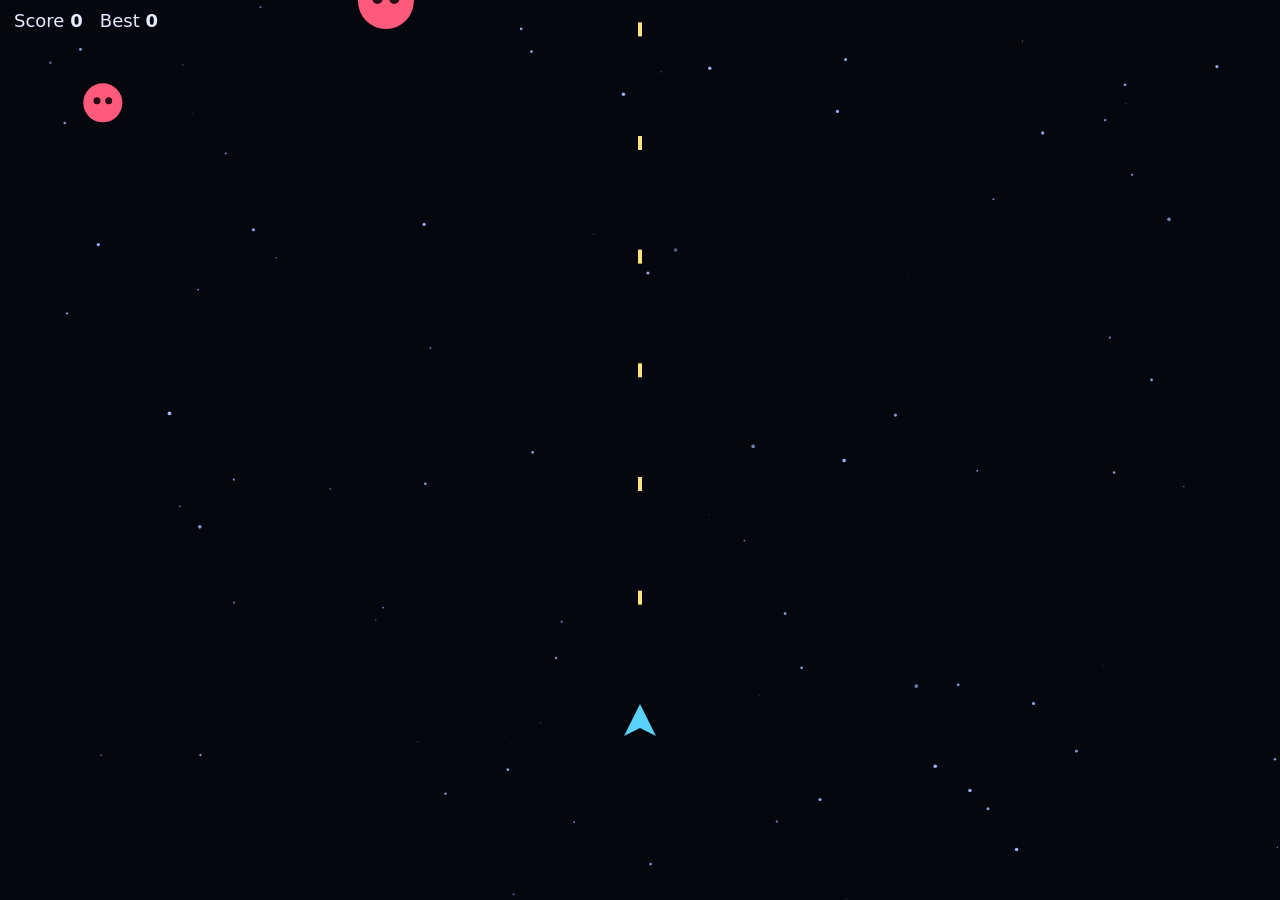
<file: assets/recipes/canvas-game.html>
<!doctype html>
<html lang="en"><head><meta charset="utf-8"><meta name="viewport" content="width=device-width,initial-scale=1">
<title>Space Dodge</title>
<style>
html,body{margin:0;height:100%;overflow:hidden;background:#05070f;color:#e6ecff;font-family:system-ui,sans-serif}
canvas{display:block;width:100vw;height:100vh;touch-action:none}
#hud{position:fixed;left:14px;top:10px;font-size:18px;pointer-events:none}
#over{position:fixed;inset:0;display:none;flex-direction:column;align-items:center;justify-content:center;background:rgba(5,7,15,.7);gap:10px;text-align:center}
button{background:#3a5bd9;color:#fff;border:0;border-radius:12px;padding:10px 22px;font:inherit;font-size:18px;cursor:pointer}
</style></head><body>
<canvas id="c"></canvas>
<div id="hud">Score <b id="sc">0</b> &nbsp; Best <b id="best">0</b></div>
<div id="over"><h1 id="msg">Game over</h1><div>Move: arrows / WASD / drag or touch. Auto-fire is on.</div><button id="again">Play again</button></div>
<script>
// TESTED STARTER: 2D canvas action game (player, auto-fire, enemies, score, game over, restart, keyboard + mouse + touch). Change sprites, enemy types and rules below.
const cv = document.getElementById('c'), ctx = cv.getContext('2d');
let W = 0, H = 0;
function resize() { W = cv.width = innerWidth; H = cv.height = innerHeight; }
addEventListener('resize', resize); resize();

const keys = {}; addEventListener('keydown', e => { keys[e.code] = true; if (e.code === 'Space') e.preventDefault(); }); addEventListener('keyup', e => keys[e.code] = false);
let pointer = null;
cv.addEventListener('pointerdown', e => { pointer = {x: e.clientX, y: e.clientY}; });
cv.addEventListener('pointermove', e => { if (pointer) pointer = {x: e.clientX, y: e.clientY}; });
addEventListener('pointerup', () => pointer = null);

let player, bullets, enemies, stars, score, best = +localStorage.getItem('best') || 0, alive, spawnT, fireT, t0;
document.getElementById('best').textContent = best;
function reset() {
  player = {x: W / 2, y: H * 0.8, r: 16, speed: 360};
  bullets = []; enemies = []; score = 0; alive = true; spawnT = 0; fireT = 0; t0 = performance.now();
  stars = Array.from({length: 90}, () => ({x: Math.random() * W, y: Math.random() * H, s: 20 + Math.random() * 80, r: Math.random() * 1.6 + .3}));
  document.getElementById('over').style.display = 'none';
}
document.getElementById('again').onclick = reset;
addEventListener('keydown', e => { if (!alive && (e.code === 'Enter' || e.code === 'Space')) reset(); });

function endGame() {
  alive = false; best = Math.max(best, score); localStorage.setItem('best', best);
  document.getElementById('best').textContent = best;
  document.getElementById('msg').textContent = 'Game over: ' + score;
  document.getElementById('over').style.display = 'flex';
}

function update(dt) {
  for (const s of stars) { s.y += s.s * dt; if (s.y > H) { s.y = 0; s.x = Math.random() * W; } }
  if (!alive) return;
  let dx = (keys.ArrowRight || keys.KeyD ? 1 : 0) - (keys.ArrowLeft || keys.KeyA ? 1 : 0);
  let dy = (keys.ArrowDown || keys.KeyS ? 1 : 0) - (keys.ArrowUp || keys.KeyW ? 1 : 0);
  if (pointer) { const vx = pointer.x - player.x, vy = pointer.y - player.y, d = Math.hypot(vx, vy); if (d > 6) { dx = vx / d; dy = vy / d; } }
  player.x = Math.max(player.r, Math.min(W - player.r, player.x + dx * player.speed * dt));
  player.y = Math.max(player.r, Math.min(H - player.r, player.y + dy * player.speed * dt));
  fireT -= dt; if (fireT <= 0) { bullets.push({x: player.x, y: player.y - 18, vy: -620}); fireT = 0.18; }
  const level = 1 + (performance.now() - t0) / 20000;                       // difficulty grows over time
  spawnT -= dt; if (spawnT <= 0) { enemies.push({x: Math.random() * W, y: -30, r: 14 + Math.random() * 14, vy: (90 + Math.random() * 90) * level, hp: 1}); spawnT = Math.max(0.25, 0.9 / level); }
  for (const b of bullets) b.y += b.vy * dt;
  bullets = bullets.filter(b => b.y > -20);
  for (const e of enemies) {
    e.y += e.vy * dt;
    if (Math.hypot(e.x - player.x, e.y - player.y) < e.r + player.r - 4) endGame();
    for (const b of bullets) if (Math.hypot(e.x - b.x, e.y - b.y) < e.r + 4) { e.hp--; b.y = -99; if (e.hp <= 0) { score += 10; document.getElementById('sc').textContent = score; } }
  }
  enemies = enemies.filter(e => e.hp > 0 && e.y < H + 40);
}

function draw() {
  ctx.fillStyle = '#05070f'; ctx.fillRect(0, 0, W, H);
  ctx.fillStyle = '#9fb4ff'; for (const s of stars) { ctx.globalAlpha = .4 + s.r / 3; ctx.beginPath(); ctx.arc(s.x, s.y, s.r, 0, 7); ctx.fill(); } ctx.globalAlpha = 1;
  ctx.fillStyle = '#ffe27a'; for (const b of bullets) ctx.fillRect(b.x - 2, b.y - 8, 4, 14);
  for (const e of enemies) { ctx.fillStyle = '#ff5a7a'; ctx.beginPath(); ctx.arc(e.x, e.y, e.r, 0, 7); ctx.fill(); ctx.fillStyle = '#2a0d18'; ctx.beginPath(); ctx.arc(e.x - e.r * .3, e.y - 2, e.r * .18, 0, 7); ctx.arc(e.x + e.r * .3, e.y - 2, e.r * .18, 0, 7); ctx.fill(); }
  if (alive) { ctx.save(); ctx.translate(player.x, player.y); ctx.fillStyle = '#5ad1ff'; ctx.beginPath(); ctx.moveTo(0, -player.r); ctx.lineTo(player.r, player.r); ctx.lineTo(0, player.r * .5); ctx.lineTo(-player.r, player.r); ctx.closePath(); ctx.fill(); ctx.restore(); }
}

let last = performance.now();
function loop(now) { const dt = Math.min((now - last) / 1000, 0.05); last = now; update(dt); draw(); requestAnimationFrame(loop); }
reset(); requestAnimationFrame(loop);
</script></body></html>
</file>
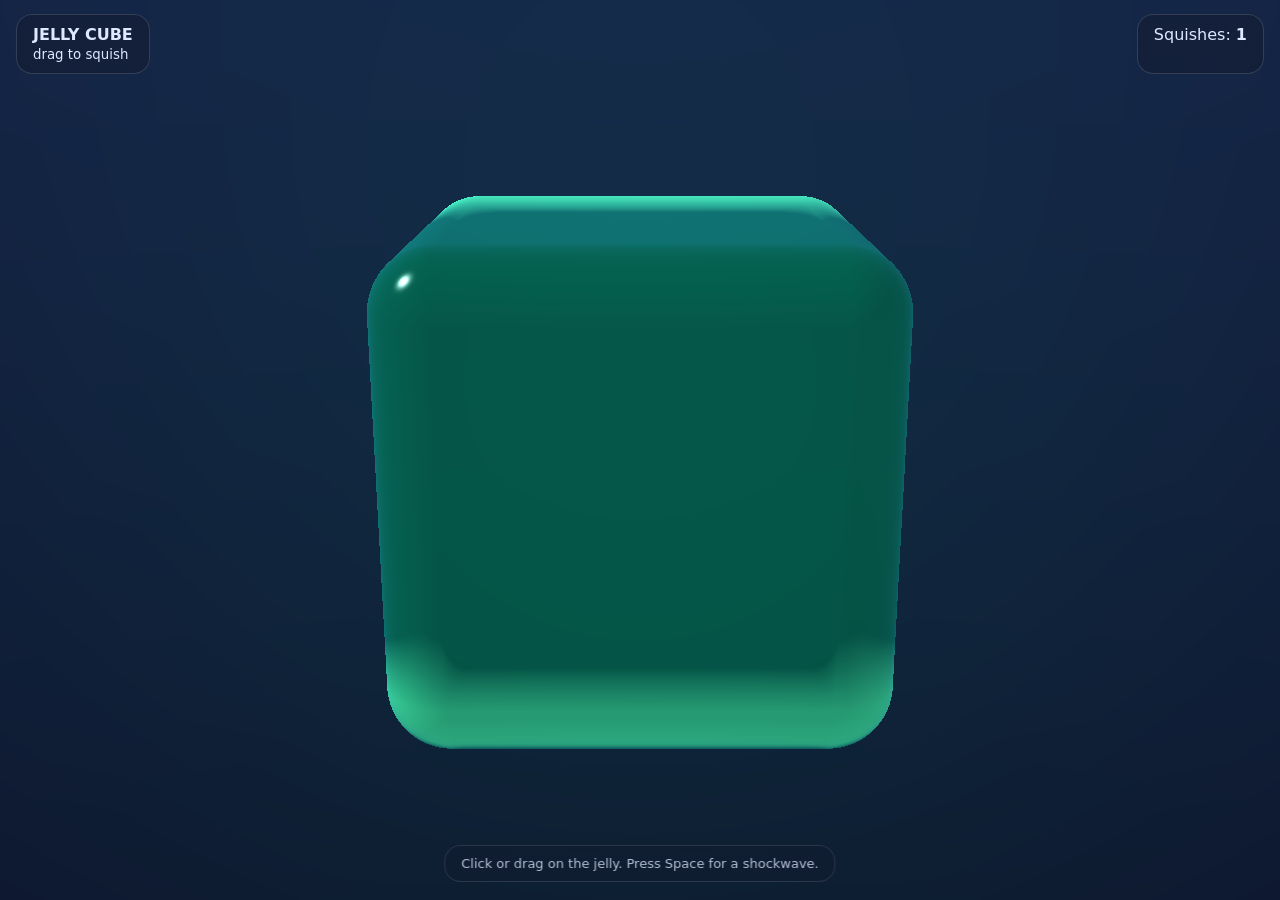
<file: assets/recipes/shader-jelly.html>
<!doctype html>
<html lang="en"><head><meta charset="utf-8"><meta name="viewport" content="width=device-width,initial-scale=1">
<title>Jelly Cube</title>
<style>
html,body{margin:0;height:100%;overflow:hidden;background:#070a14;font-family:system-ui,sans-serif;color:#dfe8ff}
canvas{position:fixed;inset:0;width:100%;height:100%;display:block;touch-action:none;cursor:grab}
#hud{position:fixed;left:16px;top:14px;right:16px;display:flex;justify-content:space-between;gap:12px;pointer-events:none}
.card{background:rgba(20,28,50,.55);border:1px solid rgba(255,255,255,.14);border-radius:16px;padding:10px 16px;backdrop-filter:blur(10px)}
#hint{position:fixed;left:50%;bottom:18px;transform:translateX(-50%);opacity:.8;font-size:13px}
</style></head><body>
<canvas id="c"></canvas>
<div id="hud"><div class="card"><b>JELLY CUBE</b><br><small>drag to squish</small></div><div class="card">Squishes: <b id="score">0</b></div></div>
<div id="hint" class="card">Click or drag on the jelly. Press Space for a shockwave.</div>
<script>
// TESTED STARTER: full-screen ray-marched jelly cube (WebGL1, no libraries, works offline). Change colours/shape in the shader, game rules in the JS below.
const cv = document.getElementById('c');
const gl = cv.getContext('webgl', {antialias: false, preserveDrawingBuffer: true});
if (!gl) { document.body.insertAdjacentHTML('beforeend', '<p style="padding:40px">WebGL is not available in this browser.</p>'); throw new Error('no webgl'); }
const VS = 'attribute vec2 a;void main(){gl_Position=vec4(a,0.,1.);}';
const FS = `precision highp float;
uniform vec2 uRes; uniform float uTime; uniform float uAmp; uniform vec3 uPoke; uniform float uYaw;
float sdBox(vec3 p, vec3 b, float r){ vec3 q = abs(p) - b + r; return length(max(q,0.)) + min(max(q.x,max(q.y,q.z)),0.) - r; }
float map(vec3 p){
  float w = uAmp * sin(p.y*6. + uTime*9.) * sin(p.x*5. - uTime*7.) * 0.06;     // wobble waves
  float d = sdBox(p, vec3(0.62), 0.16) + w;
  float dent = uPoke.z * exp(-8.*length(p.xy - uPoke.xy)) * 0.22;                 // finger dent
  return d + dent;
}
vec3 nrm(vec3 p){ vec2 e = vec2(.002,0.); return normalize(vec3(map(p+e.xyy)-map(p-e.xyy), map(p+e.yxy)-map(p-e.yxy), map(p+e.yyx)-map(p-e.yyx))); }
vec3 bg(vec3 d){ float t = d.y*.5+.5; return mix(vec3(.02,.03,.08), vec3(.10,.18,.38), t) + vec3(.35,.15,.45)*pow(max(d.z,0.),6.)*.4; }
void main(){
  vec2 uv = (gl_FragCoord.xy - .5*uRes) / uRes.y;
  float c = cos(uYaw), s = sin(uYaw);
  vec3 ro = vec3(3.7*s, 1.1, 3.7*c);
  vec3 fw = normalize(-ro), rt = normalize(cross(fw, vec3(0.,1.,0.))), up = cross(rt, fw);
  vec3 rd = normalize(fw*1.6 + rt*uv.x + up*uv.y);
  // rotate the world instead of the camera so the poke stays in screen space
  float t = 0.; bool hit = false; vec3 p;
  for (int i = 0; i < 90; i++){ p = ro + rd*t; float d = map(vec3(c*p.x - s*p.z, p.y, s*p.x + c*p.z)); if (d < .001){ hit = true; break; } t += d; if (t > 8.) break; }
  vec3 col = bg(rd);
  if (hit){
    vec3 q = vec3(c*p.x - s*p.z, p.y, s*p.x + c*p.z);
    vec3 n = nrm(q); n = vec3(c*n.x + s*n.z, n.y, -s*n.x + c*n.z);
    float fr = pow(1. - max(dot(n, -rd), 0.), 3.);
    vec3 refr = refract(rd, n, .75);
    vec3 inner = bg(refr) * vec3(.55,1.0,.8);
    // fake subsurface: thicker = darker and greener
    float th = 0.; vec3 pp = q; vec3 rr = normalize(vec3(c*refr.x - s*refr.z, refr.y, s*refr.x + c*refr.z));
    for (int i = 0; i < 8; i++){ pp += rr*.12; th += max(-map(pp), 0.); }
    vec3 jelly = mix(vec3(.25,1.0,.65), vec3(.0,.35,.25), clamp(th*1.4, 0., 1.));
    vec3 L = normalize(vec3(-.5,.8,.6));
    float spec = pow(max(dot(reflect(-L, n), -rd), 0.), 90.);
    col = mix(inner, jelly, .6) + fr*bg(reflect(rd,n))*.9 + vec3(1.)*spec*1.2 + jelly*max(dot(n,L),0.)*.25;
  }
  col += vec3(.0,.2,.12) * smoothstep(1.2, 0., length(uv)) * .25;           // soft glow
  gl_FragColor = vec4(pow(col, vec3(.9)), 1.);
}`;
function sh(type, src){ const s = gl.createShader(type); gl.shaderSource(s, src); gl.compileShader(s); if (!gl.getShaderParameter(s, gl.COMPILE_STATUS)) throw new Error(gl.getShaderInfoLog(s)); return s; }
const pr = gl.createProgram(); gl.attachShader(pr, sh(gl.VERTEX_SHADER, VS)); gl.attachShader(pr, sh(gl.FRAGMENT_SHADER, FS)); gl.linkProgram(pr);
if (!gl.getProgramParameter(pr, gl.LINK_STATUS)) throw new Error(gl.getProgramInfoLog(pr));
gl.useProgram(pr);
gl.bindBuffer(gl.ARRAY_BUFFER, gl.createBuffer()); gl.bufferData(gl.ARRAY_BUFFER, new Float32Array([-1,-1, 1,-1, -1,1, 1,1]), gl.STATIC_DRAW);
const loc = gl.getAttribLocation(pr, 'a'); gl.enableVertexAttribArray(loc); gl.vertexAttribPointer(loc, 2, gl.FLOAT, false, 0, 0);
const U = n => gl.getUniformLocation(pr, n);
const uRes = U('uRes'), uTime = U('uTime'), uAmp = U('uAmp'), uPoke = U('uPoke'), uYaw = U('uYaw');

let amp = 0, ampV = 0, poke = {x: 0, y: 0, z: 0, target: 0}, down = false, score = 0, yaw = 0.5;
function resize(){ const d = Math.min(devicePixelRatio || 1, 1.5); cv.width = Math.round(innerWidth * d); cv.height = Math.round(innerHeight * d); gl.viewport(0, 0, cv.width, cv.height); }
addEventListener('resize', resize); resize();
function setPoke(e){ const r = cv.getBoundingClientRect(); const u = ((e.clientX - r.left) / r.width - .5) * (r.width / r.height), v = -((e.clientY - r.top) / r.height - .5);
  poke.x = u * 1.9; poke.y = v * 1.9; }                       // roughly the cube's surface scale
function shock(power){ ampV += power; score++; document.getElementById('score').textContent = score; }
cv.addEventListener('pointerdown', e => { down = true; cv.setPointerCapture(e.pointerId); setPoke(e); poke.target = 1; shock(2.5); });
cv.addEventListener('pointermove', e => { if (down) { setPoke(e); } });
cv.addEventListener('pointerup', () => { down = false; poke.target = 0; shock(3.5); });
addEventListener('keydown', e => { if (e.code === 'Space') { e.preventDefault(); shock(6); } });

let last = performance.now();
function frame(now){
  const dt = Math.min((now - last) / 1000, .05); last = now;
  ampV += (-amp * 90 - ampV * 6) * dt; amp += ampV * dt;     // spring: this is the wobble
  poke.z += (poke.target - poke.z) * Math.min(1, dt * 14);
  yaw += dt * .25;
  gl.uniform2f(uRes, cv.width, cv.height); gl.uniform1f(uTime, now / 1000); gl.uniform1f(uAmp, Math.max(-3, Math.min(3, amp)));
  gl.uniform3f(uPoke, poke.x, poke.y, poke.z); gl.uniform1f(uYaw, yaw);
  gl.drawArrays(gl.TRIANGLE_STRIP, 0, 4);
  requestAnimationFrame(frame);
}
requestAnimationFrame(frame);
setTimeout(() => shock(4), 400);                                  // a first wobble so it never looks frozen
</script></body></html>
</file>
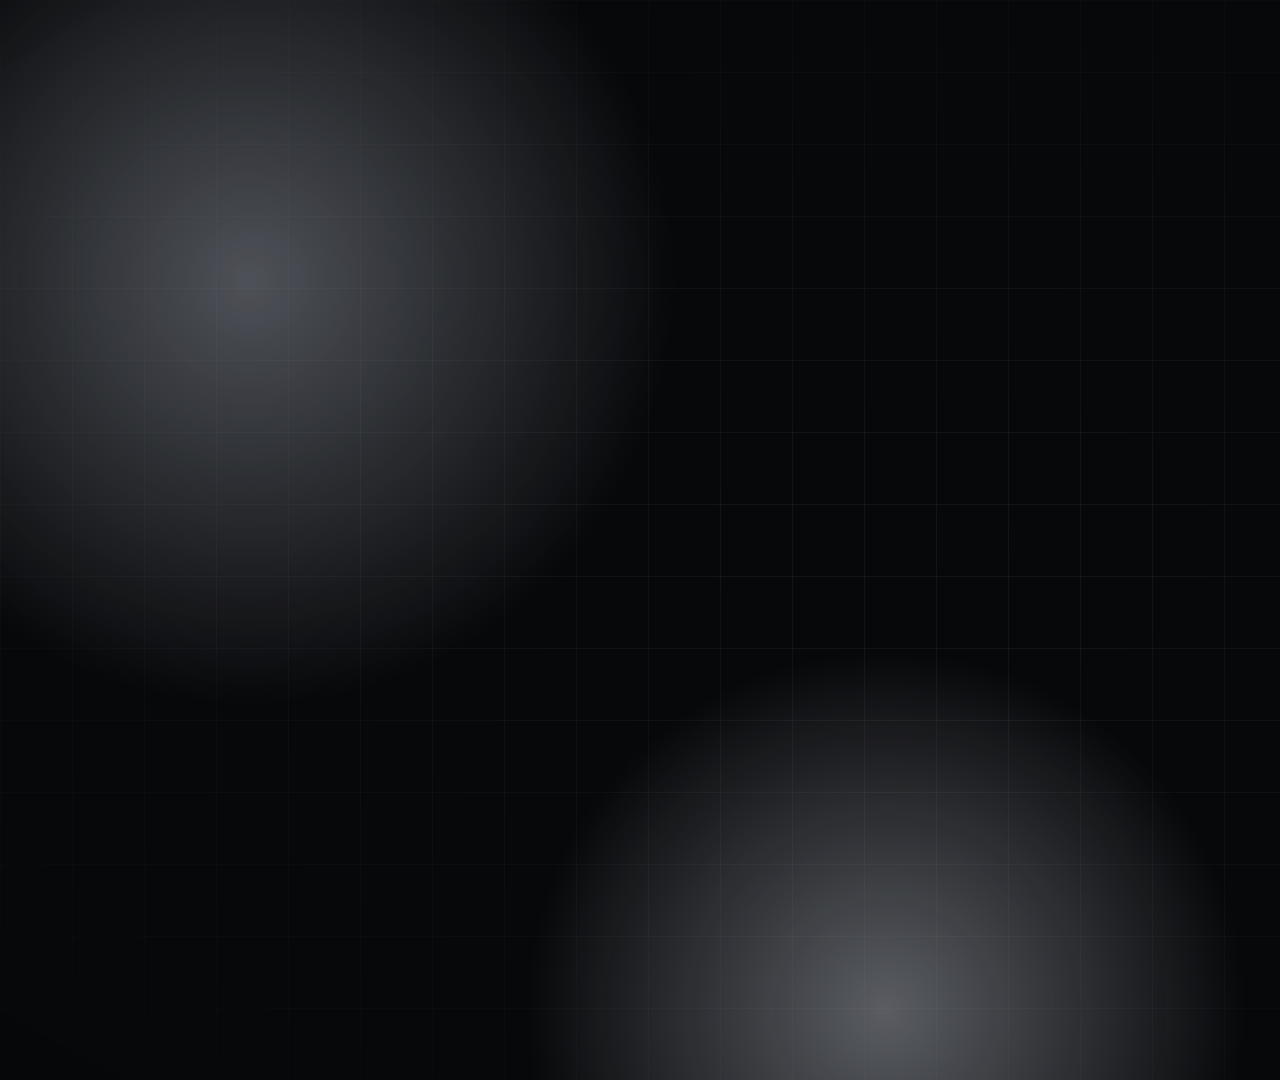
<file: video/howitworks/scenes.html>
<!doctype html>
<html><head><meta charset="utf-8"><title>How Aqua Code works</title>
<style>
:root{--tx:#f2f3f5;--mut:#9ea3ad;--dim:#6b7078;--silver:#e8eaee;--teal:#8fb8b2;--violet:#a79fc2;--green:#6ee7a8;--red:#ff6b6b;--amber:#ffb454}
*{box-sizing:border-box;margin:0;padding:0}
html,body{background:#000;overflow:hidden}
#stage{position:relative;width:1920px;height:1080px;overflow:hidden;background:#07080a;color:var(--tx);font-family:"Segoe UI Variable Display","Segoe UI",system-ui,sans-serif;-webkit-font-smoothing:antialiased}
#bg,#scenes{position:absolute;inset:0}
.blob{position:absolute;border-radius:50%;opacity:.55;will-change:transform}
.scene{position:absolute;inset:0;opacity:0;transform-origin:50% 50%;visibility:hidden}
.abs{position:absolute}
.g{position:absolute;background:linear-gradient(145deg,rgba(255,255,255,.11),rgba(255,255,255,.025));border:1.5px solid rgba(255,255,255,.15);border-radius:38px;
  box-shadow:inset 2px 2px 0 rgba(255,255,255,.34),inset -1px -1px 0 rgba(255,255,255,.08),inset 0 0 40px rgba(255,255,255,.03),0 44px 100px -24px rgba(0,0,0,.75);
  backdrop-filter:blur(28px) saturate(170%)}
.g::before{content:"";position:absolute;inset:0;border-radius:inherit;pointer-events:none;background:radial-gradient(500px circle at 15% -5%,rgba(255,255,255,.22),transparent 60%)}
.ic{display:inline-flex;align-items:center;justify-content:center}.ic svg{width:1em;height:1em;fill:none;stroke:currentColor;stroke-width:1.8;stroke-linecap:round;stroke-linejoin:round}
.h1{position:absolute;font-weight:700;letter-spacing:-2px;line-height:1.02;font-size:104px;white-space:nowrap}
.h1 em{font-style:normal;background:linear-gradient(120deg,#fff,#aeb4be);-webkit-background-clip:text;background-clip:text;color:transparent}
.chip{display:inline-flex;align-items:center;gap:12px;padding:8px 22px;border-radius:999px;font-weight:650;font-size:28px;border:2px solid currentColor;background:rgba(255,255,255,.06)}
.chip i{width:14px;height:14px;border-radius:50%;background:currentColor;box-shadow:0 0 16px currentColor}
.mono{font-family:Consolas,"Cascadia Mono",monospace}
.pill{display:inline-flex;align-items:center;gap:14px;padding:14px 28px;border-radius:999px;font-size:32px;font-weight:600;background:linear-gradient(145deg,rgba(255,255,255,.12),rgba(255,255,255,.03));border:1.5px solid rgba(255,255,255,.17);box-shadow:inset 1.5px 1.5px 0 rgba(255,255,255,.35),0 18px 40px -12px rgba(0,0,0,.6)}
.dot{width:16px;height:16px;border-radius:50%;background:var(--green);box-shadow:0 0 18px var(--green);flex:none}
.lbl{font-size:23px;letter-spacing:3px;color:var(--dim);font-weight:600}
.row{display:flex;align-items:center;gap:18px}
.bar{position:relative;height:16px;border-radius:99px;background:rgba(0,0,0,.4);overflow:hidden;box-shadow:inset 0 2px 6px rgba(0,0,0,.5)}.bar>i{display:block;height:100%;border-radius:inherit}
#nav{position:absolute;left:0;right:0;top:30px;display:flex;justify-content:center;gap:10px;opacity:0}
.nv{display:flex;align-items:center;gap:10px;padding:8px 18px;border-radius:999px;font-size:21px;font-weight:600;color:#7c818b;border:1.5px solid transparent;white-space:nowrap}
.nv b{width:28px;height:28px;border-radius:50%;display:grid;place-items:center;font-size:16px;background:rgba(255,255,255,.08)}
.nv.on{color:#fff;background:rgba(255,255,255,.12);border-color:rgba(255,255,255,.25);box-shadow:0 0 30px rgba(255,255,255,.12)}
.nv.on b{background:#fff;color:#111}
.nv.past{color:#a9aeb7}
#cap{position:absolute;left:0;right:0;bottom:50px;display:flex;justify-content:center;pointer-events:none}
.capl{position:absolute;bottom:0;max-width:1640px;text-align:center;font-size:40px;line-height:1.3;font-weight:600;letter-spacing:-.2px;padding:16px 38px;border-radius:30px;background:rgba(6,7,9,.6);backdrop-filter:blur(14px);border:1px solid rgba(255,255,255,.1);opacity:0}
.capl span{opacity:.42}
#vig{position:absolute;inset:0;pointer-events:none;background:radial-gradient(120% 120% at 50% 50%,transparent 55%,rgba(0,0,0,.55))}
.ring{position:absolute;border-radius:50%;border:2px solid rgba(255,255,255,.5)}
</style></head>
<body>
<div id="stage">
  <div id="bg"></div>
  <div id="scenes"></div>
  <div id="nav"></div>
  <div id="cap"></div>
  <div id="vig"></div>
</div>
<script>
/* ======================= tiny deterministic timeline engine (every frame is a pure function of time) ======================= */
const $=(s,r=document)=>r.querySelector(s);
function mk(tag,cls,html,parent){const e=document.createElement(tag);if(cls)e.className=cls;if(html!=null)e.innerHTML=html;if(parent)parent.appendChild(e);return e}
const clamp=(x,a=0,b=1)=>Math.min(b,Math.max(a,x));
const E={out:t=>1-Math.pow(1-t,3),inout:t=>t<.5?4*t*t*t:1-Math.pow(-2*t+2,3)/2,lin:t=>t,spring:t=>t>=1?1:1-Math.exp(-6.5*t)*Math.cos(11*t),quint:t=>1-Math.pow(1-t,5)};
const P=(t,a,d,ease=E.out)=>ease(clamp((t-a)/d));
const esc=s=>String(s).replace(/[&<>]/g,c=>({'&':'&amp;','<':'&lt;','>':'&gt;'}[c]));
function put(el,o){el.style.opacity=o.o===undefined?1:o.o;el.style.transform=`translate(${(o.x||0).toFixed(2)}px,${(o.y||0).toFixed(2)}px) scale(${o.sx===undefined?(o.s===undefined?1:o.s):o.sx},${o.sy===undefined?(o.s===undefined?1:o.s):o.sy}) rotate(${o.r||0}deg)`;if(o.b!==undefined)el.style.filter=o.b>.05?`blur(${o.b.toFixed(1)}px)`:'none'}
function appear(el,t,a,d=.6,opt={}){const y=opt.y===undefined?34:opt.y,s0=opt.s===undefined?.93:opt.s,x=opt.x||0,p=P(t,a,d,opt.ease||E.out);put(el,{o:clamp(p*1.6),x:(1-p)*x,y:(1-p)*y,s:s0+(1-s0)*p,b:(1-p)*(opt.blur===undefined?7:opt.blur)});return p}
const SVG={
check:'<svg viewBox="0 0 24 24"><path d="m5 12.5 4.5 4.5L19 7.5"/></svg>',
x:'<svg viewBox="0 0 24 24"><path d="M6 6l12 12M18 6 6 18"/></svg>',
file:'<svg viewBox="0 0 24 24"><path d="M14 3H7a2 2 0 0 0-2 2v14a2 2 0 0 0 2 2h10a2 2 0 0 0 2-2V8l-5-5Z"/><path d="M14 3v5h5"/></svg>',
term:'<svg viewBox="0 0 24 24"><path d="m4 17 6-6-6-6M12 19h8"/></svg>',
edit:'<svg viewBox="0 0 24 24"><path d="M12 20h9"/><path d="M16.5 3.5a2.1 2.1 0 0 1 3 3L7 19l-4 1 1-4 12.5-12.5Z"/></svg>',
bolt:'<svg viewBox="0 0 24 24"><path d="M13 2 4 14h7l-1 8 9-12h-7l1-8Z"/></svg>',
arrow:'<svg viewBox="0 0 24 24"><path d="M5 12h14M13 6l6 6-6 6"/></svg>',
folder:'<svg viewBox="0 0 24 24"><path d="M3 7a2 2 0 0 1 2-2h4l2 2h8a2 2 0 0 1 2 2v8a2 2 0 0 1-2 2H5a2 2 0 0 1-2-2V7Z"/></svg>',
lock:'<svg viewBox="0 0 24 24"><rect x="5" y="11" width="14" height="9" rx="2.5"/><path d="M8 11V8a4 4 0 0 1 8 0v3"/></svg>',
eye:'<svg viewBox="0 0 24 24"><path d="M2 12s3.6-7 10-7 10 7 10 7-3.6 7-10 7S2 12 2 12Z"/><circle cx="12" cy="12" r="3"/></svg>',
search:'<svg viewBox="0 0 24 24"><circle cx="11" cy="11" r="7"/><path d="m20 20-3.5-3.5"/></svg>',
clock:'<svg viewBox="0 0 24 24"><circle cx="12" cy="12" r="9"/><path d="M12 7v5l3 2"/></svg>',
layers:'<svg viewBox="0 0 24 24"><path d="m12 3 9 5-9 5-9-5 9-5Z"/><path d="m3 13 9 5 9-5"/></svg>',
shield:'<svg viewBox="0 0 24 24"><path d="M12 3 4 6v6c0 4.5 3.4 8 8 9 4.6-1 8-4.5 8-9V6l-8-3Z"/><path d="m9 12 2.2 2.2L15.5 10"/></svg>',
key:'<svg viewBox="0 0 24 24"><circle cx="8" cy="15" r="4"/><path d="m10.8 12.2 9-9M16 7l3 3M14 9l2 2"/></svg>',
cube:'<svg viewBox="0 0 24 24"><path d="m12 3 8 4.5v9L12 21l-8-4.5v-9L12 3Z"/><path d="m4 7.5 8 4.5 8-4.5M12 12v9"/></svg>',
refresh:'<svg viewBox="0 0 24 24"><path d="M20 11a8 8 0 0 0-14.9-3M4 4v4h4M4 13a8 8 0 0 0 14.9 3M20 20v-4h-4"/></svg>'};
const ic=(n,size)=>`<span class="ic" style="font-size:${size||40}px">${SVG[n]}</span>`;

let T=null,SC=[],WIN=[],NAVEL=[];
const EV=k=>T.ev.p[String(k)];
function newScene(){return mk('div','scene','',$('#scenes'))}
function card(R,x,y,w,h,html,css){const c=mk('div','g',html||'',R);c.style.cssText+=`left:${x}px;top:${y}px;width:${w}px;height:${h}px;${css||''}`;return c}
function head(R,html){const h=mk('div','h1',html,R);h.style.cssText+='left:140px;top:104px;font-size:66px';return h}
const pulse=(t,a,d)=>Math.sin(Math.PI*clamp((t-a)/d));

/* ======================= backdrop ======================= */
const BL=[['#8a8f99',900,-200,-260,.0],['#4b5563',820,1200,160,1.7],['#a0a4ad',760,500,720,3.1],['#374151',620,1500,640,4.4]];
const blobs=BL.map(b=>{const e=mk('div','blob','',$('#bg'));e.style.cssText+=`width:${b[1]}px;height:${b[1]}px;background:radial-gradient(circle,${b[0]},transparent 68%)`;return e});
const gridEl=mk('div','',null,$('#bg'));gridEl.style.cssText='position:absolute;inset:0;background-image:linear-gradient(rgba(255,255,255,.055) 1px,transparent 1px),linear-gradient(90deg,rgba(255,255,255,.055) 1px,transparent 1px);background-size:72px 72px;-webkit-mask-image:radial-gradient(75% 75% at 50% 50%,#000,transparent)';
function updBg(t){blobs.forEach((e,i)=>{const b=BL[i];e.style.transform=`translate(${b[2]+Math.sin(t*.22+b[4])*130}px,${b[3]+Math.cos(t*.17+b[4])*90}px)`});gridEl.style.backgroundPosition=`${(t*9)%72}px ${(t*6)%72}px`}

/* ======================= scene 0: title ======================= */
function scene0(){
  const R=newScene(),ev=T.ev.intro;
  const rings=[0,1,2,3].map(()=>mk('div','ring','',R));
  const logo=mk('img','abs','',R);logo.src='logo.png';logo.style.cssText+='left:810px;top:230px;width:300px;height:300px;filter:drop-shadow(0 30px 60px rgba(0,0,0,.6))';
  const h=mk('div','h1','Aqua <em>Code</em>',R);h.style.cssText+='left:0;right:0;top:560px;text-align:center;font-size:150px;letter-spacing:-5px';
  const sub=mk('div','abs','HOW IT WORKS',R);sub.style.cssText+='left:0;right:0;top:742px;text-align:center;font-size:38px;letter-spacing:14px;color:var(--mut);font-weight:600';
  const sub2=mk('div','abs','From a messy request to a finished project',R);sub2.style.cssText+='left:0;right:0;top:806px;text-align:center;font-size:34px;color:var(--dim)';
  return{el:R,upd(t){
    rings.forEach((r,i)=>{const p=((t*.42+i/4)%1),rad=160+p*820;r.style.cssText=`left:${960-rad}px;top:${380-rad}px;width:${rad*2}px;height:${rad*2}px;opacity:${(1-p)*.22*P(t,ev.drop[0],.5)}`});
    const lp=P(t,ev.drop[0]-.2,1.0,E.spring);put(logo,{o:clamp(lp*2),y:(1-lp)*-160,s:.6+.4*lp,b:(1-clamp(lp*1.5))*10});
    appear(h,t,ev.text,.9,{y:40});appear(sub,t,ev.text+.5,.8,{y:20});appear(sub2,t,ev.text+1.0,.8,{y:20})}}}

/* ======================= scene 1: understand first ======================= */
function scene1(){
  const R=newScene(),e=EV(1),msg='mak me a slime shdaer gmae, relly realistc, i can sqeeze it';
  const hd=head(R,'Understand <em>first</em>');
  const you=card(R,140,230,720,430,`<div class="lbl">YOU TYPE</div><div id="ty" class="mono" style="margin-top:28px;font-size:38px;line-height:1.5"></div>`,'padding:40px 46px');
  const ty=$('#ty',you);
  const mid=mk('div','abs',`<div style="width:130px;height:130px;border-radius:50%;display:grid;place-items:center;background:linear-gradient(145deg,rgba(255,255,255,.2),rgba(255,255,255,.04));border:2px solid rgba(255,255,255,.35)">${ic('bolt',62)}</div><div style="margin-top:18px;font-size:24px;color:var(--mut);text-align:center;line-height:1.3">strongest<br>model</div>`,R);mid.style.cssText+='left:885px;top:340px;width:130px';
  const a1=mk('div','abs',ic('arrow',44),R),a2=mk('div','abs',ic('arrow',44),R);a1.style.cssText+='left:826px;top:386px;color:#9ea3ad';a2.style.cssText+='left:1022px;top:386px;color:#9ea3ad';
  const brief=card(R,1060,230,720,430,`<div class="lbl">CLEAR BRIEF</div><div id="bl" style="margin-top:26px;display:flex;flex-direction:column;gap:22px"></div>`,'padding:40px 46px');
  const items=['Goal: a small WebGL shader game','Look: translucent, realistic jelly slime','Play: squish and poke it with the mouse','Output: one index.html, works offline'].map(s=>mk('div','row',`<span style="color:#6ee7a8">${ic('check',40)}</span><span style="font-size:34px;line-height:1.25">${s}</span>`,$('#bl',brief)));
  const tag=mk('div','pill abs',`${ic('eye',34)} No guessing`,R);tag.style.cssText+='left:140px;top:700px;font-size:30px';
  return{el:R,upd(t){
    appear(hd,t,e[0]-.8,.7,{y:30});appear(you,t,e[0],.8,{y:60,ease:E.spring});
    const k=Math.floor(P(t,e[1],e[2]-e[1],E.lin)*msg.length),caret=(t>e[1]&&t<e[3]+.6&&Math.floor(t*3)%2===0)?'<span style="display:inline-block;width:4px;height:40px;background:#fff;margin-left:4px;vertical-align:-6px"></span>':'';ty.innerHTML=esc(msg.slice(0,k))+caret;
    const m=appear(mid,t,e[2]-.2,.6,{y:20,s:.8,ease:E.spring});mid.firstChild.style.boxShadow=`0 0 ${70*pulse(t,e[3],1.2)}px rgba(255,255,255,${.5*pulse(t,e[3],1.2)})`;
    appear(a1,t,e[3]-.2,.5,{x:-20,y:0,s:1});appear(a2,t,e[3]+.3,.5,{x:-20,y:0,s:1});
    appear(brief,t,e[4],.8,{y:60,ease:E.spring});items.forEach((it,i)=>appear(it,t,e[5+i],.5,{y:14,x:-24,s:1}));appear(tag,t,e[8]+.4,.6,{y:20,s:.9,ease:E.spring})}}}

/* ======================= scene 2: cheapest model first ======================= */
function scene2(){
  const R=newScene(),e=EV(2);
  const hd=head(R,'Cheapest model <em>first</em>');
  const defs=[['Lite','Cheap and fast','#8fb8b2',140],['Standard','Balanced','#a79fc2',700],['Pro','Strongest','#e8eaee',1260]];
  const cs=defs.map(d=>{const c=card(R,d[3],230,520,300,`<div class="chip" style="color:${d[2]}"><i></i>${d[0]}</div><div style="margin-top:28px;font-size:40px;font-weight:700">${d[1]}</div><div class="bar" style="margin-top:30px"><i style="width:100%;background:${d[2]};opacity:.5"></i></div><div class="st" style="margin-top:22px;font-size:28px;color:var(--mut)">ready</div>`,'padding:40px');return c});
  const sts=cs.map(c=>$('.st',c));
  const la=mk('div','pill abs',`${ic('arrow',32)} Everyday request starts here`,R);la.style.cssText+='left:140px;top:570px;font-size:28px';
  const lb=mk('div','pill abs',`${ic('bolt',32)} Shader, 3D, game: starts here`,R);lb.style.cssText+='left:700px;top:570px;font-size:28px';
  const pk=mk('div','chip',`${ic('refresh',28)} full conversation`,R);pk.style.cssText+='position:absolute;left:0;top:0;font-size:26px;color:#fff;background:rgba(20,22,26,.8)';
  const sv=mk('div','pill abs',`${ic('check',32)} You only use the strong model when it is needed`,R);sv.style.cssText+='left:140px;top:726px;font-size:30px;color:#6ee7a8';
  return{el:R,upd(t){
    appear(hd,t,e[0]-.8,.7,{y:30});cs.forEach((c,i)=>appear(c,t,e[0]+.14*i,.7,{y:60,ease:E.spring}));
    appear(la,t,e[1],.6,{y:20,s:.9,ease:E.spring});appear(lb,t,e[2],.6,{y:20,s:.9,ease:E.spring});
    const f=P(t,e[3],.5,E.out);cs[0].style.borderColor=`rgba(255,107,107,${.7*f})`;cs[0].style.boxShadow=`inset 2px 2px 0 rgba(255,255,255,.34),0 0 ${60*f}px rgba(255,107,107,${.35*f}),0 44px 100px -24px rgba(0,0,0,.75)`;sts[0].textContent=f>.4?'stuck: failed twice':'ready';sts[0].style.color=f>.4?'#ff8f8f':'';
    const mv=P(t,e[4],.9,E.inout);const px=400+(960-400)*mv,py=650-50*Math.sin(Math.PI*mv);put(pk,{x:px,y:py,o:clamp((t-e[4]+.1)*6)*(1-P(t,e[5]+.6,.5)),s:1});
    const g=P(t,e[5],.6,E.spring);cs[1].style.borderColor=`rgba(110,231,168,${.65*g})`;cs[1].style.boxShadow=`inset 2px 2px 0 rgba(255,255,255,.34),0 0 ${80*g}px rgba(110,231,168,${.4*g}),0 44px 100px -24px rgba(0,0,0,.75)`;sts[1].textContent=g>.4?'takes over with the full conversation':'ready';sts[1].style.color=g>.4?'#6ee7a8':'';
    appear(sv,t,e[5]+.5,.7,{y:20,s:.92,ease:E.spring})}}}

/* ======================= scene 3: the agent loop ======================= */
function scene3(){
  const R=newScene(),e=EV(3);
  const hd=head(R,'The agent <em>loop</em>');
  const cx=600,cy=480,r=215;
  const svg=mk('div','abs',`<svg width="700" height="620" viewBox="-350 -310 700 620" style="overflow:visible"><circle r="${r}" fill="none" stroke="rgba(255,255,255,.16)" stroke-width="3" stroke-dasharray="4 14"/></svg>`,R);svg.style.cssText+=`left:${cx-350}px;top:${cy-310}px`;
  const nodes=[['Think','bolt',-90],['Act','edit',0],['Read result','eye',90],['Check','check',180]].map(n=>{const a=n[2]*Math.PI/180;const el=mk('div','pill abs',`${ic(n[1],34)}${n[0]}`,R);el.style.cssText+=`left:0;top:0;font-size:30px;padding:14px 26px`;el._p=[cx+Math.cos(a)*r,cy+Math.sin(a)*r];return el});
  const orb=mk('div','abs','',R);orb.style.cssText+='left:0;top:0;width:34px;height:34px;margin:-17px 0 0 -17px;border-radius:50%;background:#fff;box-shadow:0 0 40px 10px rgba(255,255,255,.55)';
  const trail=[1,2,3,4,5].map(i=>{const d=mk('div','abs','',R);d.style.cssText+=`left:0;top:0;width:${28-i*4}px;height:${28-i*4}px;margin:${-(28-i*4)/2}px 0 0 ${-(28-i*4)/2}px;border-radius:50%;background:#fff;opacity:${.5-i*.08}`;return d});
  const tools=[['file','read_file'],['edit','write_file'],['edit','edit_file'],['term','run_command'],['search','search_code'],['eye','look_page']].map((d,i)=>{const p=mk('div','pill abs',`<span style="color:#9ea3ad">${ic(d[0],34)}</span><span class="mono" style="font-size:30px">${d[1]}</span>`,R);p.style.cssText+=`left:1180px;top:${210+i*92}px;width:580px;font-size:30px`;return p});
  const w=3.0; // rad per second
  return{el:R,upd(t){
    appear(hd,t,e[0]-.8,.7,{y:30});appear(svg,t,e[0],.8,{y:0,s:.9});
    nodes.forEach((n,i)=>{appear(n,t,e[0]+.1*i,.6,{y:0,s:.85,ease:E.spring});n.style.left=(n._p[0]-n.offsetWidth/2)+'px';n.style.top=(n._p[1]-n.offsetHeight/2)+'px'});
    const on=clamp((t-e[0]-.4)*3),ang=-Math.PI/2+(t-e[0])*w;
    put(orb,{x:cx+Math.cos(ang)*r,y:cy+Math.sin(ang)*r,o:on});trail.forEach((d,i)=>{const a=ang-(i+1)*.13;put(d,{x:cx+Math.cos(a)*r,y:cy+Math.sin(a)*r,o:on*(.5-(i+1)*.08)})});
    let cur=-1;tools.forEach((p,i)=>{const ap=appear(p,t,e[1+i],.5,{x:50,y:0,s:.95});if(t>e[1+i])cur=i});
    const last=e[6]+.6;const idx=t>last?Math.floor((t-last)/.55)%6:cur;tools.forEach((p,i)=>{const hot=(i===idx)&&t>e[1];p.style.borderColor=hot?'rgba(255,255,255,.7)':'rgba(255,255,255,.17)';p.style.background=hot?'linear-gradient(145deg,rgba(255,255,255,.28),rgba(255,255,255,.08))':''})}}}

/* ======================= scene 4: tested recipes ======================= */
function scene4(){
  const R=newScene(),e=EV(4);
  const hd=head(R,'Start from <em>tested recipes</em>');
  const defs=[['Jelly shader','WebGL, no libraries',140],['3D scene','Lights, shadows, orbit',700],['Arcade game','Player, enemies, score',1260]];
  const cs=defs.map(d=>card(R,d[2],220,520,330,`<div class="art" style="position:absolute;left:0;right:0;top:0;height:200px;overflow:hidden;border-radius:38px 38px 0 0"></div><div style="position:absolute;left:36px;bottom:70px;font-size:36px;font-weight:700">${d[0]}</div><div style="position:absolute;left:36px;bottom:26px;font-size:25px;color:var(--mut)">${d[1]}</div><div class="chip" style="position:absolute;right:26px;bottom:34px;font-size:21px;padding:3px 14px;color:#6ee7a8"><i></i>tested</div>`,''));
  const arts=cs.map(c=>$('.art',c));
  arts[0].innerHTML='<div class="jb" style="position:absolute;left:210px;top:40px;width:110px;height:110px;border-radius:30px;background:radial-gradient(circle at 32% 28%,#d6ffe9,#3fe39a 38%,#0b6a46);box-shadow:0 0 50px rgba(63,227,154,.45)"></div>';
  arts[1].innerHTML='<div class="tk" style="position:absolute;left:190px;top:30px;width:140px;height:140px;border-radius:50%;border:34px solid #5ad1ff;box-shadow:0 0 40px rgba(90,209,255,.35),inset 0 0 20px rgba(0,0,0,.4)"></div><div style="position:absolute;left:160px;top:164px;width:200px;height:26px;border-radius:50%;background:rgba(0,0,0,.4);filter:blur(6px)"></div>';
  arts[2].innerHTML='<svg class="ar" width="520" height="200" viewBox="0 0 520 200" style="position:absolute;left:0;top:0"><g class="en"></g><g class="bu"></g><path class="sh" d="M260 120 L282 168 L260 156 L238 168 Z" fill="#5ad1ff"/></svg>';
  const jb=$('.jb',arts[0]),tk=$('.tk',arts[1]),en=$('.en',arts[2]),bu=$('.bu',arts[2]),sh=$('.sh',arts[2]);
  const lay=mk('div','abs','',R);lay.style.cssText+='left:140px;top:590px;width:1640px';
  const lt=mk('div','lbl','BUILD IN LAYERS, NEVER ONE GIANT FILE',R);lt.style.cssText+='position:absolute;left:146px;top:582px';
  const ls=[['1','Working core','#8fb8b2'],['2','Features','#a79fc2'],['3','Polish','#e8eaee']].map((d,i)=>{const c=card(R,140+i*560,626,520,130,`<div class="row"><span style="width:52px;height:52px;border-radius:50%;display:grid;place-items:center;background:${d[2]};color:#101216;font-weight:800;font-size:28px">${d[0]}</span><span style="font-size:36px;font-weight:700">${d[1]}</span></div><div class="bar" style="margin-top:22px"><i class="fl" style="width:0;background:${d[2]}"></i></div>`,'padding:26px 34px;border-radius:32px');return c});
  const fl=ls.map(c=>$('.fl',c));
  return{el:R,upd(t){
    appear(hd,t,e[0]-.8,.7,{y:30});cs.forEach((c,i)=>appear(c,t,e[1+i],.7,{y:60,ease:E.spring}));
    jb.style.transform=`scale(${1+.14*Math.sin(t*7)*Math.exp(-((t*1.3)%3)*1.2)+.04*Math.sin(t*3)},${1-.12*Math.sin(t*7)*Math.exp(-((t*1.3)%3)*1.2)})`;
    tk.style.transform=`rotate(${t*50}deg) scaleY(${.7+.3*Math.abs(Math.cos(t*1.2))})`;tk.style.borderColor=`hsl(${190+30*Math.sin(t)},80%,62%)`;
    let g='';for(let i=0;i<5;i++){const y=((t*70+i*60)%220)-20,x=60+i*95+25*Math.sin(t+i);g+=`<circle cx="${x}" cy="${y}" r="${12+i%3*3}" fill="#ff5a7a"/>`}en.innerHTML=g;
    let b='';for(let i=0;i<3;i++){const y=170-((t*300+i*70)%220);b+=`<rect x="${258+Math.sin(t*1.5)*70}" y="${y}" width="4" height="14" fill="#ffe27a"/>`}bu.innerHTML=b;sh.setAttribute('transform',`translate(${Math.sin(t*1.5)*70},0)`);
    ls.forEach((c,i)=>{appear(c,t,e[4+i],.6,{y:40,ease:E.spring});fl[i].style.width=(100*P(t,e[4+i]+.15,1.1,E.inout))+'%'});appear(lt,t,e[4]-.1,.5,{y:10,s:1})}}}

/* ======================= scene 5: it sees its own work ======================= */
function scene5(){
  const R=newScene(),e=EV(5);
  const hd=head(R,'It <em>sees</em> its own work');
  const br=card(R,140,220,820,570,`<div style="height:70px;border-bottom:1.5px solid rgba(255,255,255,.1);display:flex;align-items:center;padding:0 28px;gap:12px"><span style="width:16px;height:16px;border-radius:50%;background:#ff6b6b99"></span><span style="width:16px;height:16px;border-radius:50%;background:#ffb45499"></span><span style="width:16px;height:16px;border-radius:50%;background:#6ee7a899"></span><span class="mono" style="margin-left:18px;font-size:24px;color:var(--mut);background:rgba(0,0,0,.3);padding:6px 20px;border-radius:99px">localhost:8890</span></div>
    <div class="pg" style="position:absolute;left:0;right:0;top:70px;bottom:0;background:linear-gradient(160deg,#0a0f1d,#070a14);overflow:hidden"><div style="position:absolute;left:24px;top:20px;padding:10px 18px;border-radius:14px;background:rgba(255,255,255,.08);font-size:24px">Squishes: <b>0</b></div><div class="jb" style="position:absolute;left:310px;top:120px;width:200px;height:200px;border-radius:52px;background:radial-gradient(circle at 32% 28%,#d6ffe9,#3fe39a 38%,#0b6a46);box-shadow:0 0 90px rgba(63,227,154,.35)"></div><div class="scan" style="position:absolute;left:0;right:0;height:6px;top:0;background:linear-gradient(90deg,transparent,#fff,transparent);box-shadow:0 0 30px 8px rgba(255,255,255,.5);opacity:0"></div>
    <div class="err mono" style="position:absolute;left:18px;right:18px;bottom:18px;padding:14px 18px;border-radius:16px;background:rgba(255,80,80,.18);border:2px solid #ff6b6b;color:#ffb0b0;font-size:22px;line-height:1.35;opacity:0">Uncaught TypeError: Cannot set properties of null (setting 'textContent') at index.html:41</div>
    <div class="ok" style="position:absolute;left:18px;right:18px;bottom:18px;padding:14px 18px;border-radius:16px;background:rgba(110,231,168,.16);border:2px solid #6ee7a8;color:#6ee7a8;font-size:26px;font-weight:700;opacity:0">No errors. Layout fits on phone and desktop.</div></div>`,'overflow:hidden;padding:0');
  const scan=$('.scan',br),err=$('.err',br),ok=$('.ok',br),jb=$('.jb',br);
  const ch=card(R,1020,220,760,570,`<div class="lbl">AGENT</div><div id="cl" style="margin-top:20px;display:flex;flex-direction:column;gap:16px"></div>`,'padding:36px 40px');
  const cl=$('#cl',ch);
  const m1=mk('div','',`<div class="pill" style="font-size:24px;padding:10px 22px;color:#ffb0b0"><span class="mono">look_page</span> found 1 console error</div>`,cl);
  const sh=mk('div','',`<div style="height:130px;width:230px;border-radius:16px;border:1.5px solid rgba(255,255,255,.25);background:linear-gradient(160deg,#0a0f1d,#070a14);position:relative;overflow:hidden"><div style="position:absolute;left:78px;top:26px;width:70px;height:70px;border-radius:20px;background:radial-gradient(circle at 32% 28%,#d6ffe9,#3fe39a 38%,#0b6a46)"></div></div><div style="font-size:22px;color:var(--mut);margin-top:6px">screenshot attached</div>`,cl);
  const m2=mk('div','',`<div style="padding:16px 24px;border-radius:24px 24px 24px 8px;background:rgba(255,255,255,.08);border:1.5px solid rgba(255,255,255,.14);font-size:29px;line-height:1.35">Line 41 reads an element that does not exist. Fixing it.</div>`,cl);
  const m3=mk('div','',`<div class="pill" style="font-size:25px;padding:10px 22px"><span style="color:#9ea3ad">${ic('edit',28)}</span><span class="mono">Edit index.html</span><span style="color:#6ee7a8">${ic('check',28)}</span></div>`,cl);
  const fly=mk('div','abs','',R);fly.style.cssText+='left:0;top:0;width:230px;height:130px;border-radius:16px;border:2px solid #fff;background:linear-gradient(160deg,#0a0f1d,#070a14);box-shadow:0 20px 50px rgba(0,0,0,.6);opacity:0';
  fly.innerHTML='<div style="position:absolute;left:78px;top:26px;width:70px;height:70px;border-radius:20px;background:radial-gradient(circle at 32% 28%,#d6ffe9,#3fe39a 38%,#0b6a46)"></div>';
  return{el:R,upd(t){
    appear(hd,t,e[0]-.8,.7,{y:30});appear(br,t,e[0],.8,{y:60,ease:E.spring});appear(ch,t,e[0]+.12,.8,{y:60,ease:E.spring});
    jb.style.transform=`scale(${1+.05*Math.sin(t*3)},${1-.05*Math.sin(t*3)})`;
    const sp=P(t,e[1],1.3,E.inout);scan.style.top=(sp*480)+'px';scan.style.opacity=t>e[1]&&sp<1?1:0;
    const eo=P(t,e[2],.3,E.out),fixed=t>e[5];err.style.opacity=fixed?0:eo;err.style.transform=`translateX(${(1-eo)*0 + (t>e[2]&&t<e[2]+.4?Math.sin(t*70)*5:0)}px)`;ok.style.opacity=P(t,e[5],.4);
    appear(m1,t,e[2]+.2,.5,{y:16,s:1});
    const fp=P(t,e[3],.85,E.inout);put(fly,{x:340+(1030-340)*fp,y:330+(420-330)*fp-90*Math.sin(Math.PI*fp),o:t>e[3]&&t<e[3]+1.0?1:0,s:1-.0*fp});appear(sh,t,e[3]+.85,.4,{y:10,s:1});
    appear(m2,t,e[4]-.5,.5,{y:16,s:1});appear(m3,t,e[4]+.3,.5,{y:16,s:1})}}}

/* ======================= scene 6: the reviewer ======================= */
function scene6(){
  const R=newScene(),e=EV(6);
  const hd=head(R,'A <em>reviewer</em> checks it');
  const ag=card(R,140,230,520,260,`<div class="lbl">AGENT</div><div class="bb" style="margin-top:26px;display:inline-block;padding:18px 28px;border-radius:26px 26px 26px 8px;background:rgba(255,255,255,.1);border:1.5px solid rgba(255,255,255,.16);font-size:38px;font-weight:600">Done!</div>`,'padding:36px 40px');
  const bb=$('.bb',ag);
  const back=mk('div','pill abs',`${ic('refresh',34)} Sent back: score counter is missing`,R);back.style.cssText+='left:140px;top:560px;font-size:28px;color:#ffb0b0;border-color:rgba(255,107,107,.5)';
  const rv=card(R,740,220,1040,580,`<div class="row" style="justify-content:space-between"><div class="row"><span style="color:#cfd3da">${ic('search',44)}</span><span style="font-size:38px;font-weight:700">Reviewer</span><span class="chip" style="color:#e8eaee;font-size:22px;padding:3px 16px"><i></i>strongest model</span></div></div><div class="lbl" style="margin-top:34px">CHECKING THE FILES AGAINST YOUR BRIEF</div><div id="rl" style="margin-top:22px;display:flex;flex-direction:column;gap:16px"></div><div class="vd" style="position:absolute;left:44px;right:44px;bottom:30px;padding:16px 26px;border-radius:22px;font-size:32px;font-weight:700;opacity:0"></div>`,'padding:40px 46px');
  const vd=$('.vd',rv);
  const rows=['Squish and poke the slime','Realistic translucent jelly look','Score counter works'].map(s=>{const d=mk('div','row',`<span class="mk" style="width:54px;height:54px;border-radius:50%;display:grid;place-items:center;border:2.5px solid rgba(255,255,255,.25);color:#6ee7a8;flex:none"></span><span style="font-size:34px">${s}</span>`,$('#rl',rv));d.style.cssText+=';padding:12px 18px;border-radius:20px;background:rgba(255,255,255,.05)';return d});
  const mks=rows.map(r=>$('.mk',r));
  function setMk(m,st){m.innerHTML=st===1?ic('check',34):st===2?ic('x',34):'';m.style.color=st===2?'#ff6b6b':'#6ee7a8';m.style.borderColor=st===1?'#6ee7a8':st===2?'#ff6b6b':'rgba(255,255,255,.25)';m.style.background=st===1?'rgba(110,231,168,.14)':st===2?'rgba(255,107,107,.14)':''}
  return{el:R,upd(t){
    appear(hd,t,e[0]-.8,.7,{y:30});appear(ag,t,e[0],.8,{y:60,ease:E.spring});appear(rv,t,e[0]+.1,.8,{y:60,ease:E.spring});
    const bp=P(t,e[1],.5,E.spring);bb.style.transform=`scale(${.6+.4*bp})`;bb.style.opacity=clamp(bp*2);
    rows.forEach((r,i)=>appear(r,t,e[2]+.1*i,.5,{y:14,x:-20,s:1}));
    setMk(mks[0],t>e[3]?1:0);setMk(mks[1],t>e[4]?1:0);setMk(mks[2],t>e[7]?1:(t>e[5]?2:0));
    const rej=t>e[5]&&t<e[7];const ap=t>e[7];
    vd.style.opacity=P(t,e[5]+.1,.3)*(rej||ap?1:0);vd.textContent=ap?'Approved. The project matches the brief.':'Not finished: score counter is missing.';vd.style.background=ap?'rgba(110,231,168,.16)':'rgba(255,107,107,.16)';vd.style.border=ap?'2px solid #6ee7a8':'2px solid #ff6b6b';vd.style.color=ap?'#6ee7a8':'#ffb0b0';
    appear(back,t,e[6],.6,{y:20,s:.92,ease:E.spring});back.style.opacity=t>e[7]+.2?Math.max(0,1-(t-e[7]-.2)*2.5):back.style.opacity}}}

/* ======================= scene 7: keeps going ======================= */
function scene7(){
  const R=newScene(),e=EV(7);
  const hd=head(R,'It <em>keeps going</em>');
  const cx=520,cy=450,rad=190;
  const ringBox=mk('div','abs',`<svg width="460" height="460" viewBox="-230 -230 460 460" style="overflow:visible"><circle r="${rad}" fill="none" stroke="rgba(255,255,255,.12)" stroke-width="22"/><circle class="pr" r="${rad}" fill="none" stroke="url(#gr)" stroke-width="22" stroke-linecap="round" transform="rotate(-90)" stroke-dasharray="${2*Math.PI*rad}" stroke-dashoffset="${2*Math.PI*rad}"/><defs><linearGradient id="gr" x1="0" y1="0" x2="1" y2="1"><stop offset="0" stop-color="#8fb8b2"/><stop offset="1" stop-color="#fff"/></linearGradient></defs></svg><div class="tm mono" style="position:absolute;left:0;right:0;top:170px;text-align:center;font-size:84px;font-weight:700">00:00</div><div style="position:absolute;left:0;right:0;top:272px;text-align:center;font-size:26px;color:var(--mut);letter-spacing:2px">WORKING TIME</div>`,R);ringBox.style.cssText+=`left:${cx-230}px;top:${cy-230}px;width:460px;height:460px`;
  const pr=$('.pr',ringBox),tm=$('.tm',ringBox);
  const lv=[['Low','Stops when the work is done','#9ea3ad'],['Balanced','Works up to 30 minutes','#a79fc2'],['Max','Works up to 1 hour','#e8eaee']].map((d,i)=>{const c=card(R,1000,220+i*170,780,150,`<div class="row" style="height:100%"><span style="width:12px;height:70px;border-radius:99px;background:${d[2]}"></span><div><div style="font-size:42px;font-weight:700">${d[0]}</div><div style="font-size:29px;color:var(--mut);margin-top:4px">${d[1]}</div></div></div>`,'padding:0 40px;border-radius:32px');return c});
  const acts=['Testing at phone size','Checking the console','Polishing the animation','Fixing a layout overflow'];
  const tk=mk('div','pill abs','',R);tk.style.cssText+='left:240px;top:700px;font-size:28px;min-width:560px;justify-content:center';
  return{el:R,upd(t){
    appear(hd,t,e[0]-.8,.7,{y:30});appear(ringBox,t,e[0],.8,{y:50,ease:E.spring});lv.forEach((c,i)=>appear(c,t,e[1+i],.7,{y:50,ease:E.spring}));
    const p=P(t,e[4],e[9]-e[4]+.8,E.inout);pr.setAttribute('stroke-dashoffset',(2*Math.PI*rad*(1-p)).toFixed(1));const mins=p*60;tm.textContent=String(Math.floor(mins)).padStart(2,'0')+':'+String(Math.floor((mins%1)*60)).padStart(2,'0');
    const mx=P(t,e[4]+1.2,.8,E.out);lv[2].style.borderColor=`rgba(255,255,255,${.1+.6*mx})`;lv[2].style.boxShadow=`inset 2px 2px 0 rgba(255,255,255,.34),0 0 ${70*mx}px rgba(255,255,255,${.22*mx}),0 44px 100px -24px rgba(0,0,0,.75)`;
    let ai=-1;for(let i=0;i<4;i++)if(t>e[5+i])ai=i;tk.innerHTML=ai<0?'':`<span class="dot"></span>${acts[ai]}`;put(tk,{o:t>e[5]?1:0,y:0})}}}

/* ======================= scene 8: switches models ======================= */
function scene8(){
  const R=newScene(),e=EV(8);
  const hd=head(R,'It <em>switches</em> models by itself');
  const names=['Gemini','Groq','Mistral','Cerebras'];
  const cs=names.map((n,i)=>card(R,135+i*420,220,390,230,`<div class="row"><span class="dot"></span><b style="font-size:40px">${n}</b></div><div class="bar" style="margin-top:30px"><i class="bf" style="width:${i?12:55}%;background:#6ee7a8"></i></div><div class="lb" style="margin-top:18px;font-size:26px;color:var(--mut)">${i?'plenty left':'free requests used'}</div>`,'padding:34px;border-radius:32px'));
  const arrows=[0,1,2].map(i=>{const a=mk('div','abs',ic('arrow',40),R);a.style.cssText+=`left:${135+i*420+390-10}px;top:322px;color:#9ea3ad`;return a});
  const rs=card(R,140,500,780,200,`<div class="row" style="height:100%"><span style="color:#ffb454">${ic('clock',70)}</span><div><div style="font-size:26px;letter-spacing:2px;color:var(--dim)">GEMINI LIMIT</div><div style="font-size:44px;font-weight:700;margin-top:4px">Resets in 3 h 12 min</div></div></div>`,'padding:0 44px;border-radius:32px;border-color:rgba(255,180,84,.45)');
  const lk=card(R,1000,500,780,200,`<div class="row" style="height:100%"><span class="lk" style="color:#ffb454">${ic('lock',66)}</span><div style="flex:1"><div style="font-size:36px;font-weight:700">Paid providers</div><div style="font-size:27px;color:var(--mut);margin-top:4px">off unless you allow them</div></div><span style="width:104px;height:56px;border-radius:30px;background:rgba(255,255,255,.14);border:2px solid rgba(255,255,255,.2);position:relative"><span style="position:absolute;left:5px;top:5px;width:42px;height:42px;border-radius:50%;background:#fff"></span></span></div>`,'padding:0 44px;border-radius:32px');
  return{el:R,upd(t){
    appear(hd,t,e[0]-.8,.7,{y:30});cs.forEach((c,i)=>appear(c,t,e[0]+.12*i,.6,{y:50,s:.9,ease:E.spring}));arrows.forEach((a,i)=>appear(a,t,e[0]+.4+.1*i,.4,{y:0,x:-12,s:1}));
    const fill=P(t,e[1],e[2]-e[1],E.inout),lim=t>=e[2];const b0=cs[0].querySelector('.bf'),d0=cs[0].querySelector('.dot');b0.style.width=(55+45*fill)+'%';b0.style.background=lim?'#ff6b6b':'#6ee7a8';d0.style.background=lim?'#ff6b6b':'#6ee7a8';d0.style.boxShadow=`0 0 18px ${lim?'#ff6b6b':'#6ee7a8'}`;cs[0].querySelector('.lb').textContent=lim?'limit reached':'free requests used';
    const dim=P(t,e[2],.6);cs[0].style.opacity=cs[0].style.opacity*(1-.45*dim);
    const sw=P(t,e[3],.6,E.spring);cs[1].style.borderColor=`rgba(110,231,168,${.65*sw})`;cs[1].style.boxShadow=`inset 2px 2px 0 rgba(255,255,255,.34),0 0 ${70*sw}px rgba(110,231,168,${.4*sw}),0 26px 60px -20px rgba(0,0,0,.7)`;if(sw>.4)cs[1].querySelector('.lb').textContent='now working';
    const ob=P(t,e[2],e[3]-e[2],E.inout);arrows[0].style.color=ob>0?'#fff':'#9ea3ad';arrows[0].style.transform+=` scale(${1+.35*pulse(t,e[3]-.3,.8)})`;
    appear(rs,t,e[5],.7,{y:40,ease:E.spring});appear(lk,t,e[6],.7,{y:40,ease:E.spring})}}}

/* ======================= scene 9: projects stay separate ======================= */
function scene9(){
  const R=newScene(),e=EV(9);
  const hd=head(R,'Every project <em>stays separate</em>');
  const defs=[['Slime shader game',['index.html','shader.js']],['Landing page',['index.html','style.css']],['Space shooter',['game.js','assets/']]];
  const cs=defs.map((d,i)=>card(R,140+i*560,220,520,260,`<div class="row"><span style="color:#cfd3da">${ic('folder',52)}</span><span style="font-size:36px;font-weight:700">${d[0]}</span></div><div style="margin-top:26px;display:flex;gap:12px;flex-wrap:wrap">${d[1].map(f=>`<span class="mono" style="font-size:24px;padding:6px 16px;border-radius:12px;background:rgba(255,255,255,.08)">${f}</span>`).join('')}</div><div class="st" style="position:absolute;left:36px;bottom:30px;font-size:27px;color:var(--mut)"></div><span class="lkb" style="position:absolute;right:30px;top:28px;color:#ffb454;opacity:0">${ic('lock',44)}</span>`,'padding:36px;border-radius:32px'));
  const sts=cs.map(c=>$('.st',c)),lks=cs.map(c=>$('.lkb',c));
  const pr=card(R,140,540,1640,200,`<div class="row" style="height:100%;gap:34px"><span style="color:#8fb8b2">${ic('bolt',64)}</span><div style="flex:1"><div style="font-size:26px;letter-spacing:2px;color:var(--dim)">NEW IDEA DETECTED</div><div style="font-size:38px;font-weight:600;margin-top:6px">"Now make me a space shooter." Start a new project?</div></div><span class="pill" style="font-size:30px;background:linear-gradient(160deg,#f4f5f7,#cfd3da 60%,#8d929c);color:#14161a;border:0">New project</span><span class="pill" style="font-size:30px">Keep here</span></div>`,'padding:0 46px;border-radius:32px');
  return{el:R,upd(t){
    appear(hd,t,e[0]-.8,.7,{y:30});cs.forEach((c,i)=>appear(c,t,e[1+i],.7,{y:50,ease:E.spring}));
    const sel=P(t,e[4],.5,E.spring);
    cs.forEach((c,i)=>{const mine=i===0;if(mine){c.style.borderColor=`rgba(110,231,168,${.65*sel})`;c.style.boxShadow=`inset 2px 2px 0 rgba(255,255,255,.34),0 0 ${70*sel}px rgba(110,231,168,${.35*sel}),0 44px 100px -24px rgba(0,0,0,.75)`;sts[i].textContent=sel>.4?'The agent works here':'';sts[i].style.color='#6ee7a8'}else{c.style.opacity=c.style.opacity*(1-.5*sel);lks[i].style.opacity=sel;sts[i].textContent=sel>.4?'invisible to the agent':'';sts[i].style.color='#ffb454'}});
    appear(pr,t,e[6],.7,{y:40,ease:E.spring})}}}

/* ======================= scene 10: you stay in control ======================= */
function scene10(){
  const R=newScene(),e=EV(10);
  const hd=head(R,'You stay <em>in control</em>');
  const ap=card(R,140,220,880,500,`<div class="row" style="font-size:38px;font-weight:700"><span style="color:#ffb454">${ic('shield',54)}</span><span class="at">Approval needed: run a command</span></div><div class="mono" style="margin-top:30px;padding:26px 30px;border-radius:20px;background:rgba(0,0,0,.4);font-size:34px">PS&gt; python test.py</div><div class="res" style="margin-top:28px;font-size:34px;color:#6ee7a8;opacity:0;display:flex;align-items:center;gap:14px">${ic('check',44)}Allowed. Tests passed.</div><div class="bt" style="position:absolute;left:44px;bottom:44px;display:flex;gap:22px"><span class="al" style="width:260px;height:88px;border-radius:999px;background:linear-gradient(160deg,#f4f5f7,#cfd3da 60%,#8d929c);color:#14161a;display:flex;align-items:center;justify-content:center;gap:12px;font-size:36px;font-weight:700">${ic('check',38)}Allow</span><span style="width:240px;height:88px;border-radius:999px;border:2px solid rgba(255,255,255,.25);display:flex;align-items:center;justify-content:center;gap:12px;font-size:36px;font-weight:600">${ic('x',38)}Deny</span></div>`,'padding:44px;border-color:rgba(255,180,84,.5)');
  const al=$('.al',ap),bt=$('.bt',ap),res=$('.res',ap),at=$('.at',ap);
  const cd=[['key','Your keys never leave your PC','#8fb8b2'],['shield','Dangerous commands are blocked','#ff8f8f'],['folder','Works only in the project folder','#6ee7a8']].map((d,i)=>{const c=card(R,1080,220+i*180,700,150,`<div class="row" style="height:100%"><span style="color:${d[2]}">${ic(d[0],58)}</span><span style="font-size:34px;font-weight:650;line-height:1.2">${d[1]}</span></div>`,'padding:0 40px;border-radius:32px');return c});
  return{el:R,upd(t){
    appear(hd,t,e[0]-.8,.7,{y:30});appear(ap,t,e[0],.8,{y:60,ease:E.spring});
    al.style.transform=`scale(${1-.08*pulse(t,e[1]-.1,.3)})`;const ok=t>e[1];bt.style.opacity=ok?Math.max(0,1-(t-e[1])*3):1;res.style.opacity=P(t,e[2],.4);at.textContent=ok?'Approved':'Approval needed: run a command';ap.style.borderColor=ok?'rgba(110,231,168,.5)':'rgba(255,180,84,.5)';
    cd.forEach((c,i)=>appear(c,t,e[3+i],.7,{y:40,ease:E.spring}))}}}

/* ======================= scene 11: outro ======================= */
function scene11(){
  const R=newScene(),ev=T.ev.out;
  const rings=[0,1,2,3].map(()=>mk('div','ring','',R));
  const logo=mk('img','abs','',R);logo.src='logo.png';logo.style.cssText+='left:830px;top:250px;width:260px;height:260px;filter:drop-shadow(0 30px 60px rgba(0,0,0,.6))';
  const h=mk('div','h1','Free. Local. <em>Yours.</em>',R);h.style.cssText+='left:0;right:0;top:540px;text-align:center;font-size:130px;letter-spacing:-4px';
  const sub=mk('div','abs','AQUA CODE   |   MADE BY SAAD',R);sub.style.cssText+='left:0;right:0;top:712px;text-align:center;font-size:36px;letter-spacing:10px;color:var(--mut);font-weight:600';
  return{el:R,upd(t){
    rings.forEach((r,i)=>{const p=((t*.4+i/4)%1),rad=150+p*800;r.style.cssText=`left:${960-rad}px;top:${380-rad}px;width:${rad*2}px;height:${rad*2}px;opacity:${(1-p)*.2*P(t,ev.drop[0],.5)}`});
    const lp=P(t,ev.drop[0],1.0,E.spring);put(logo,{o:clamp(lp*2),y:(1-lp)*-140,s:.6+.4*lp,b:(1-clamp(lp*1.5))*10});appear(h,t,ev.text,.9,{y:40});appear(sub,t,ev.text+.5,.8,{y:20})}}}

/* ======================= captions + progress navigation ======================= */
const CAPS=[];
function buildCaps(){
  T.lines.forEach((ln,i)=>{const c=mk('div','capl','',$('#cap'));c.innerHTML=ln.words.map(w=>`<span>${esc(w.w)}</span>`).join(' ');CAPS.push({el:c,spans:[...c.children],ln})})
}
function capUpd(t){CAPS.forEach(c=>{const a=c.ln.s-.15,b=c.ln.e+.35;const vis=t>=a&&t<=b;c.el.style.display=vis?'block':'none';if(!vis)return;
  c.el.style.opacity=P(t,a,.25,E.out)*(1-P(t,b-.3,.3,E.lin));c.el.style.transform=`translateY(${(1-P(t,a,.35))*16}px)`;
  c.ln.words.forEach((w,k)=>{c.spans[k].style.opacity=t>=w.s-.02?1:.42})})}
const NAMES=['Brief','Models','Loop','Recipes','Vision','Review','Persist','Switch','Projects','Control'];
function buildNav(){NAMES.forEach((n,i)=>{NAVEL.push(mk('div','nv',`<b>${i+1}</b>${n}`,$('#nav')))})}
function navUpd(t){const nv=$('#nav');const sIn=T.lines[1].s-.6,sOut=T.lines[11].s-.2;nv.style.opacity=P(t,sIn,.6)*(1-P(t,sOut,.5));let cur=-1;for(let k=1;k<=10;k++)if(t>=T.lines[k].s-.2)cur=k-1;NAVEL.forEach((el,i)=>{el.className='nv'+(i===cur?' on':(i<cur?' past':''))})}

/* ======================= seek ======================= */
function seek(t){
  updBg(t);
  SC.forEach((s,k)=>{const [a,b]=WIN[k];const vis=t>=a&&t<=b;s.el.style.visibility=vis?'visible':'hidden';if(!vis)return;
    const fi=P(t,a,.55,E.out),fo=1-P(t,b-.45,.45,E.lin);s.el.style.opacity=(k===0?1:fi)*fo;s.el.style.transform=`translateY(${(1-fi)*(k?18:0)}px) scale(${.985+.015*fi+(1-fo)*.012})`;s.upd(t)});
  capUpd(t);navUpd(t);
}
window.seek=seek;
fetch('timeline.json').then(r=>r.json()).then(j=>{T=j;WIN=T.scenes;SC=[scene0(),scene1(),scene2(),scene3(),scene4(),scene5(),scene6(),scene7(),scene8(),scene9(),scene10(),scene11()];buildCaps();buildNav();seek(0);document.fonts.ready.then(()=>{window.READY=true})});
</script></body></html>
</file>
